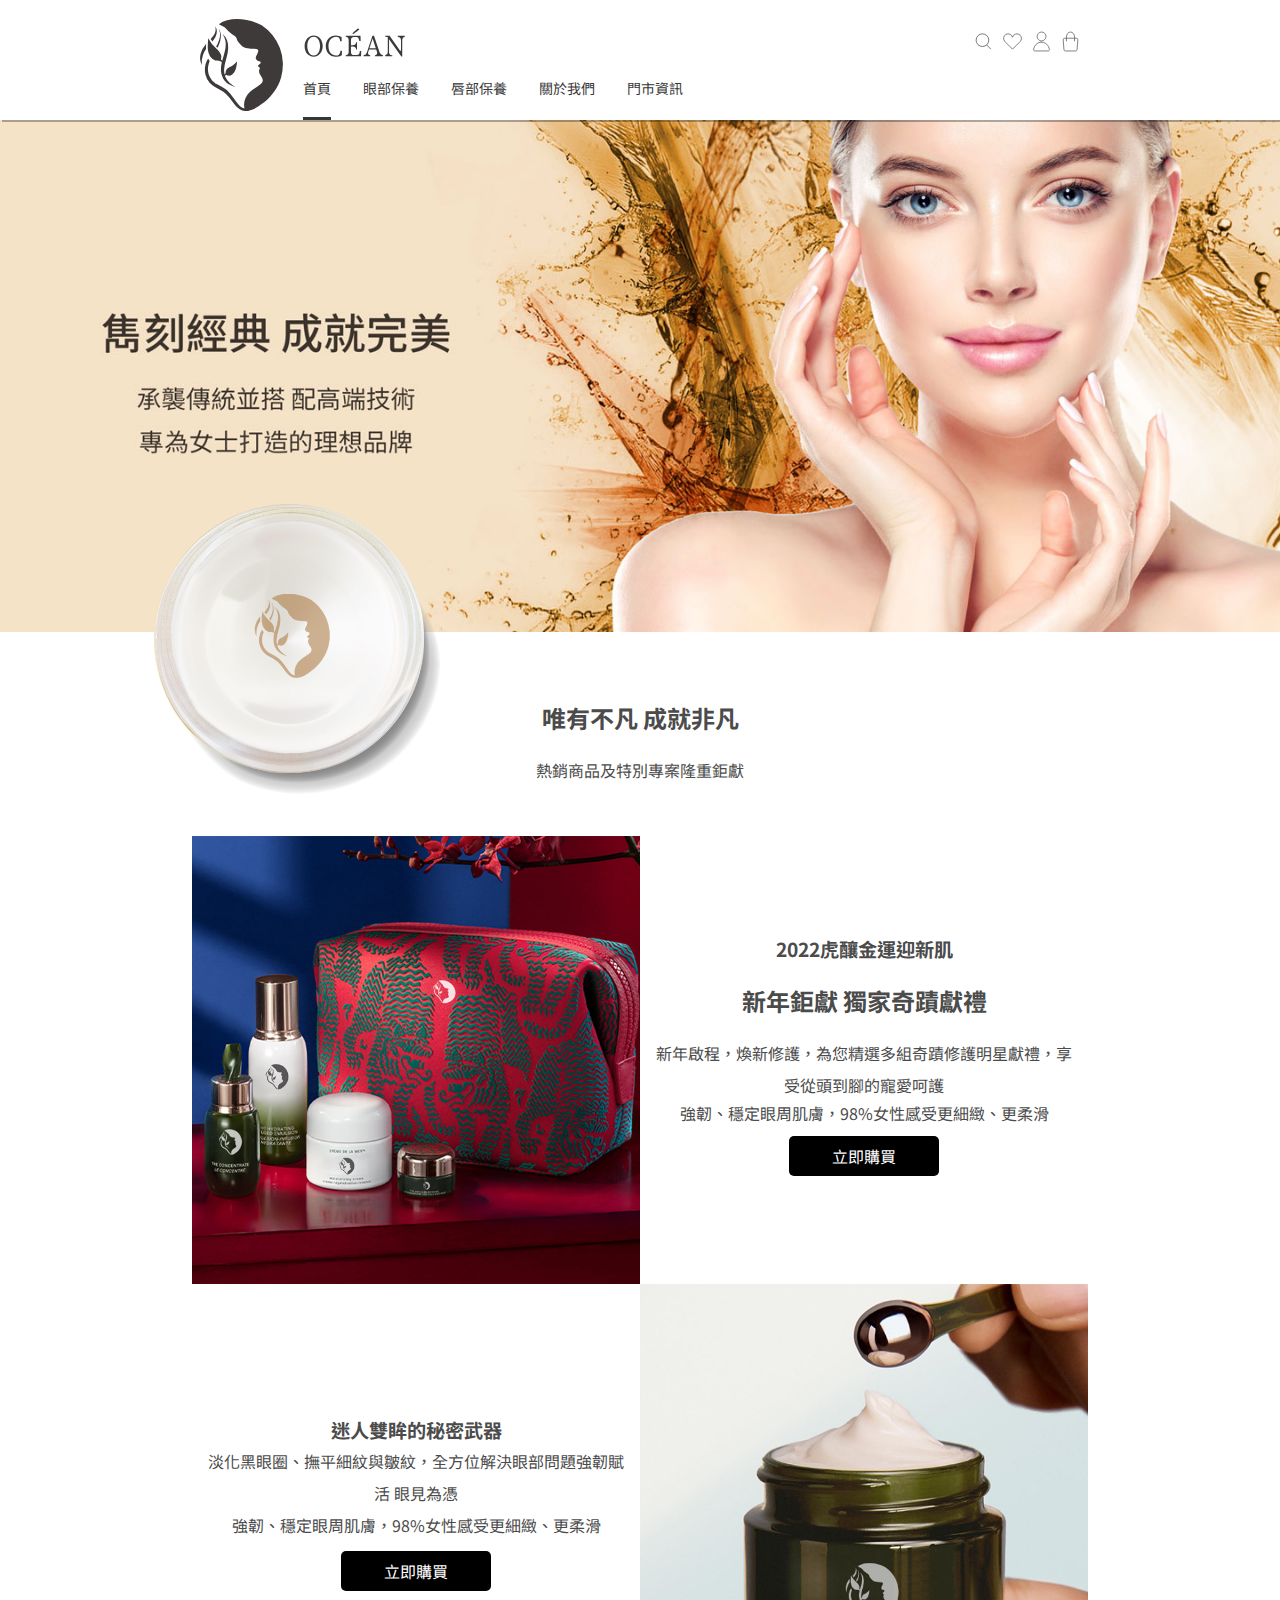
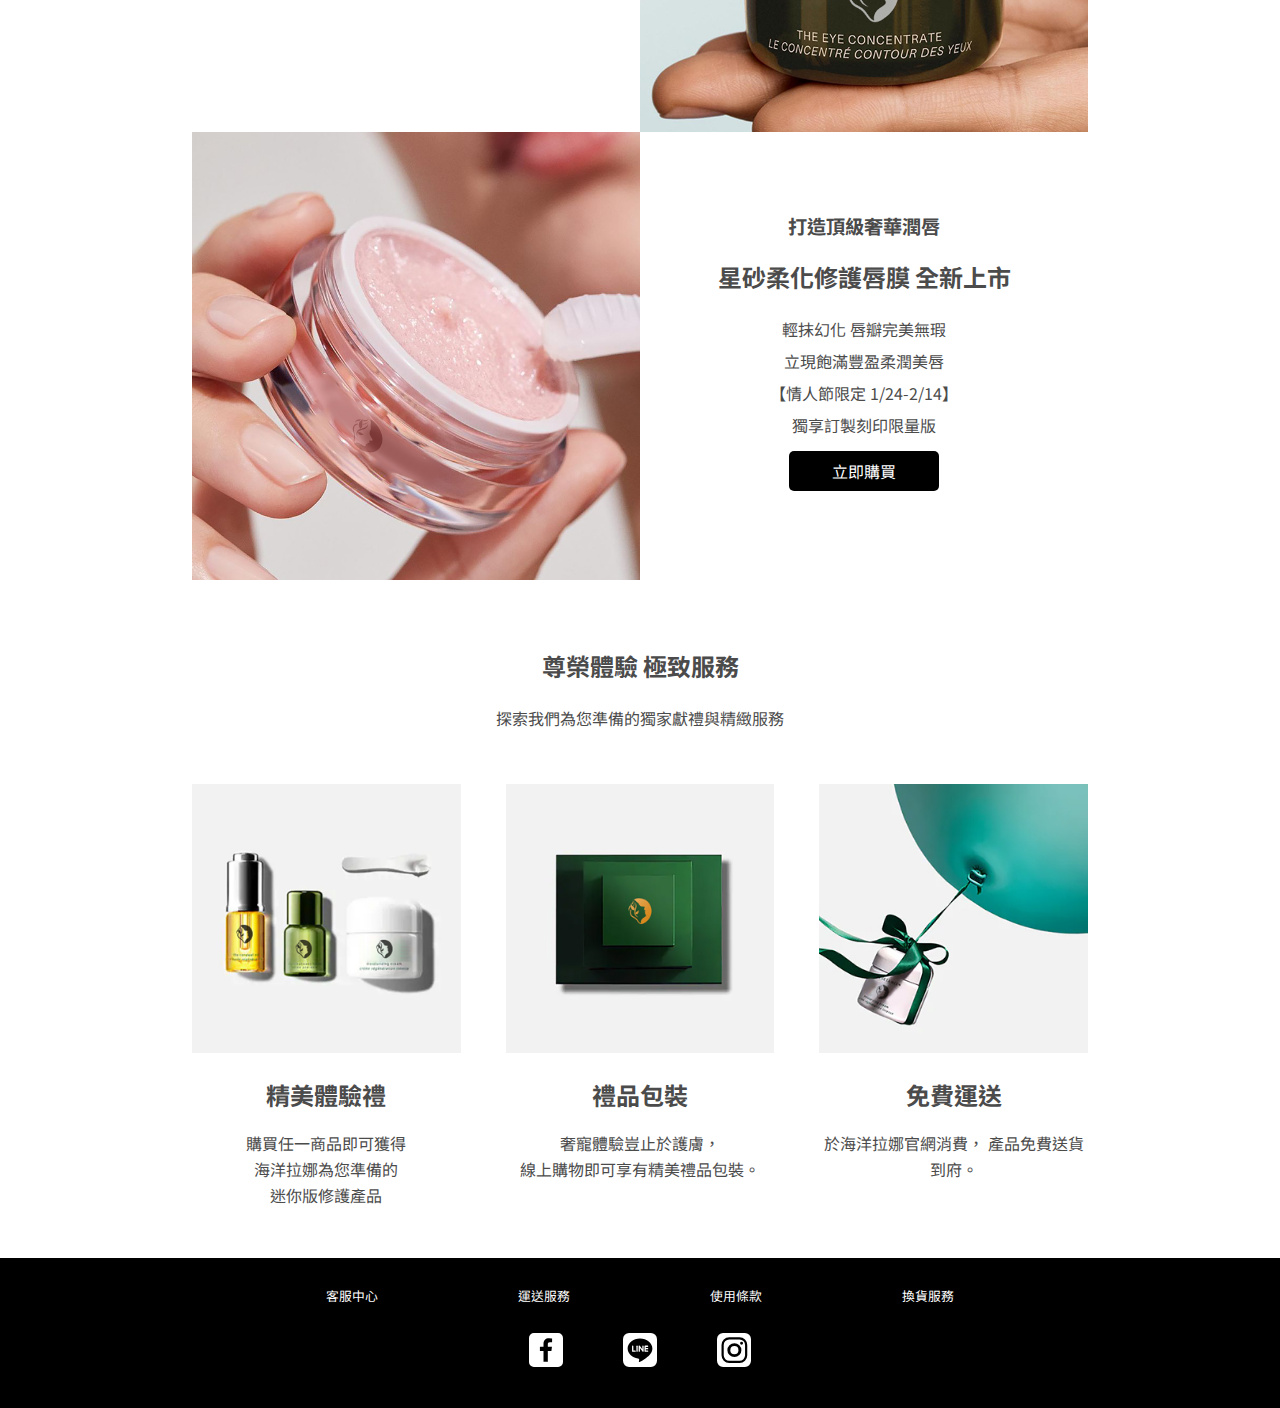
<file: index.html>
<!DOCTYPE html>
<html lang="en">
<head>
    <meta charset="UTF-8">
    <meta http-equiv="X-UA-Compatible" content="IE=edge">
    <meta name="viewport" content="width=device-width, initial-scale=1.0">
    <title>首頁</title>
    <link rel="stylesheet" href="./style/index.css">
    <link rel="preconnect" href="https://fonts.googleapis.com">
    <link rel="preconnect" href="https://fonts.gstatic.com" crossorigin>
    <link href="https://fonts.googleapis.com/css2?family=Noto+Sans+TC:wght@100;300&family=Roboto:wght@100&display=swap"
        rel="stylesheet">
    <link rel="stylesheet" href="./style/hamburger.css">
</head>
<body>
    <div class="preloader">
        <div class="status">
            <img src="./logogif.gif" />
        </div>
    </div>
    <div class="login-background js-show">
        <div class="login js-popup">
            <div class="loginbox">
                <a class="login_close" href="#"><img src="./style/img/close.png" alt="" srcset=""></a>
                <img class="login_logo" src="./img/logo/LOGO/logo+word-02-03.svg" alt="" srcset="">
                <h4>會員登入</h4>
                <ul class="login_ul">
                    <li>
                        <h5>帳號：</h5><input class="username" type="text" name="" size=" 15"
                            style=" border:1px; border-bottom-style: solid;border-top-style: none;border-left-style:none;border-right-style:none;">
                    </li>
                    <li>
                        <h5>密碼：</h5><input class="password" type="text" name="" size="15"
                            style=" border:1px; border-bottom-style: solid;border-top-style: none;border-left-style:none;border-right-style:none;">
                        <a class="login" href="#">
                            <h6>忘記密碼</h6>
                        </a>
                    </li>
                </ul>
                <a class="login" href="#">登入</a>
                <section class="sign">
                    <h4>建立會員帳號</h4>
                    <h5>建立帳號以管理訂單、個人資訊，收到最新活動消息通知，以及收藏清單。</h5>
                    <h6>　　</h6>
                    <a class="sign" href="#">註冊</a>
                </section>
            </div>
        </div>
    </div>
    <header>
        <div class="box">
            <div class="logo">
                <a href="index.html">
                    <img src="./img/logo/LOGO/logo+word-02-03.svg" alt="" srcset="">
                </a>
            </div>
            <div class="list">
                <section class="first">
                    <a class="logo_word" href="index.html">
                        <img src="./img/logo/LOGO/logo+word-02-02.svg" alt="" srcset="">
                    </a>
                    <!-- 手機模式 -->
                    <div class="moble_left">
                        <div class="btn_switch">
                            <button class="hamburger hamburger--squeeze" type="button">
                                <span class="hamburger-box">
                                    <span class="hamburger-inner"></span>
                                </span>
                            </button>
                        </div>
                        <a class="search" href="#"><img src="./style/img/icon/header/icon-04.svg" alt="" srcset="" style="height: 23px;"></a>
                    </div>
                    <div class="moble_logo">
                        <a class="moble_logo" href="index.html">
                            <img src="./img/logo/LOGO/logo+word-02-03.svg" alt="" srcset="">
                        </a>
                        <!-- <a class="moble_logo_word" href="index.html">
                            <img src="./img/logo/LOGO/logo+word-02-02.svg" alt="" srcset="">
                        </a> -->
                    </div>
                    <ul>
                        <!-- <li class="search"> -->
                        <!-- <div class="search-box">
                                <button class="btn-search">
                                    <div class="search"><img src="./style/img/icon/header/icon-04.svg" alt="" srcset="">
                                    </div>
                                </button>
                                <input type="text" class="input-search" placeholder="濃萃修復眼霜">
                            </div> -->

                        <li><a class="search" href="#"><img src="./style/img/icon/header/icon-04.svg" alt=""
                                    srcset=""></a></li>
                        <li><a href="#"><img src="./img/icon/header/icon-01.svg" alt="" srcset=""></a></li>
                        <li><a class="login js-login" href="#"><img src="./img/icon/header/icon-02.svg" alt=""
                                    srcset=""></a>
                        </li>
                        <li><a href="#"><img src="./img/icon/header/icon-03.svg"  alt="" srcset=""></a></li>
                    </ul>
                </section>
                <section class="second menu main_nav">
                    <ul class="nav_list">
                        <li><a class="index underLine" href="index.html"
                                style="border-bottom: rgb(56, 55, 55) 3px solid;" color="black;">首頁</a></li>
                        <li><a class="eyes underLine" href="eyes.html">眼部保養</a></li>
                        <li><a class="lip underLine" href="lip.html">唇部保養</a></li>
                        <li><a class="about underLine" href="about.html">關於我們</a></li>
                        <li><a class="map underLine" href="map.html">門市資訊</a></li>
                    </ul>
                </section>
            </div>
        </div>
    </header>
    <header class="bgc"></header>
    <main>
        <section class="slider">
            <ul>
                <li class="second">
                    <!-- <img src="./img/banner/Image-C1.jpg" alt="" srcset=""> -->
                    <div class="product_box">
                        <img class="item" src="./style/img/banner/001.png" alt="" srcset="">
                        <div class="product_shadow">
                            <img class="item shadow" src="./style/img/banner/002.png" alt="" srcset="">
                            <div class="item_rotate">
                                <img class="item rotate shadow" src="./style/img/banner/003.png" alt="" srcset="">
                            </div>
                        </div>
                    </div>
                    <!-- <img class="item" src="./style/img/banner/001.png" alt="" srcset="">                      
                    <img class="item shadow" src="./style/img/banner/002.png" alt="" srcset="">
                    <img class="item rotate shadow" src="./style/img/banner/003.png" alt="" srcset=""> -->
                </li>
            </ul>
        </section>
        <section class="main">
            <div class="box">
                <h3>唯有不凡 成就非凡</h3>
                <p>熱銷商品及特別專案隆重鉅獻</p>
            </div>
            <ul>
                <li class="img"><img src="./img/banner/5.jpg" alt=""></li>
                <li class="textarea">
                    <div class="textbox">
                        <h4>2022虎釀金運迎新肌</h4>
                        <h3>新年鉅獻 獨家奇蹟獻禮</h3>
                        <p>新年啟程，煥新修護，為您精選多組奇蹟修護明星獻禮，享受從頭到腳的寵愛呵護</p>
                        強韌、穩定眼周肌膚，98%女性感受更細緻、更柔滑
                        </p>
                        <a href="#">立即購買</a>
                    </div>
                </li>
            </ul>
            <ul>
                <li class="textarea">
                    <div class="textbox">
                        <h4>迷人雙眸的秘密武器</h4>
                        <p>淡化黑眼圈、撫平細紋與皺紋，全方位解決眼部問題強韌賦活 眼見為憑<br>強韌、穩定眼周肌膚，98%女性感受更細緻、更柔滑
                        </p>
                        <a href="#">立即購買</a>
                    </div>
                </li>
                <li class="img"><img src="./style/img/banner/1.jpg" alt=""></li>
            </ul>
            <ul>
                <li class="img"><img src="./style/img/banner/2.jpg" alt=""></li>
                <li class="textarea">
                    <div class="textbox">
                        <h4>打造頂級奢華潤唇</h4>
                        <h3>星砂柔化修護唇膜 全新上市</h3>
                        <p>輕抹幻化 唇瓣完美無瑕<br>
                            立現飽滿豐盈柔潤美唇<br>
                            【情人節限定 1/24-2/14】<br>
                            獨享訂製刻印限量版</p>
                        <a href="#">立即購買</a>
                    </div>
                </li>
            </ul>
        </section>
        <section class="bonus">
            <div class="box">
                <h3>尊榮體驗 極致服務</h3>
                <p>探索我們為您準備的獨家獻禮與精緻服務</p>
            </div>
            <ul>
                <li><img src="./style/img/banner/about/1.jpg" alt="" srcset="">
                    <h3>精美體驗禮</h3>
                    <h5>購買任一商品即可獲得<br>
                        海洋拉娜為您準備的<br>
                        迷你版修護產品
                    </h5>
                </li>
                <li><img src="./style/img/banner/about/2.jpg" alt="" srcset="">
                    <h3>禮品包裝</h3>
                    <h5>奢寵體驗豈止於護膚，<br>
                        線上購物即可享有精美禮品包裝。
                    </h5>
                </li>
                <li><img src="./style/img/banner/about/3.jpg" imglink="" alt="" srcset="">
                    <h3>免費運送</h3>
                    <h5>於海洋拉娜官網消費，
                        產品免費送貨到府。
                    </h5>
                </li>
            </ul>
        </section>
    </main>
    <footer>
        <ul class="footer_list">
            <li><a href="#">客服中心</a></li>
            <li><a href="#">運送服務</a></li>
            <li><a href="#">使用條款</a></li>
            <li><a href="#">換貨服務</a></li>
        </ul>
        <ul class="footer_icon">
            <li><a href="#"><img src="./style/img/icon/footer/iconx3-01.svg" alt="" srcset=""></a></li>
            <li><a href="#"><img src="./style/img/icon/footer/iconx3-02.svg" alt="" srcset=""></a></li>
            <li><a href="#"><img src="./style/img/icon/footer/iconx3-03.svg"  alt="" srcset=""></a></li>
        </ul>
    </footer>
    <script src="https://ajax.googleapis.com/ajax/libs/jquery/3.6.0/jquery.min.js"></script>  
    <script src="./style/loader.js"></script>  
    <script>
     
        // let preloader = document.getElementsByClassName("preloader")[0];
        // let status = document.getElementsByClassName("status")[0];
        // preloader.addEventListener("load",function(){
        //     allert("preloader")            
        // });       
        // status.addEventListener("load",function(){
        //     allert("status")
    // });
        // $(window).load(function() { // 確認整個頁面讀取完畢再將這三個div隱藏起來
        //     $(".status").delay( 2000 ).fadeOut( 2000 ); //delay --> 延遲幾秒才fadeOut
        //     $(".preloader").delay( 2000 ).fadeOut( 2000 );
        // })
        
        // -------大麥克(漢堡)-------
        document.addEventListener("DOMContentLoaded", function () {
            let header_bgc =document.getElementsByClassName("bgc")[0];
            let btn_hamburger = document.getElementsByClassName("hamburger")[0];
            btn_hamburger.addEventListener("click", function () {
                this.classList.toggle("is-active");
                header_bgc.classList.toggle("-on");
                let a_line = document.querySelector(".index").style.cssText = "border-bottom:none";
            });
        });
        let btn_switch = document.getElementsByClassName("btn_switch")[0];
        btn_switch.addEventListener("click", function () {
            let nav_el = document.getElementsByClassName("main_nav")[0];
            // 若有需要，可印出以下，觀察印出的結果
            // console.log(nav_el.scrollHeight); // 在 nav 區塊裡面，可捲動範圍的高度
            // console.log(nav_el.style.maxHeight); // 在 nav 標籤上的 max-height 屬性，印出屬性值
            if (nav_el.style.maxHeight == "") {
                nav_el.style.maxHeight = nav_el.scrollHeight + "px"; // 設定 CSS：max-height
            } else {
                nav_el.style.maxHeight = ""; // 移除 CSS： max-height
            }
        });      
       // document.addEventListener("DOMContentLoaded", function () {
        //     let btn_hamburger = document.getElementsByClassName("hamburger")[0];
        //     btn_hamburger.addEventListener("click", function () {
        //         this.classList.toggle("is-active");
        //     });          
        // });     

        // let icons = document.querySelectorAll('.icon');
        // icons.forEach(icon => {
        //     icon.addEventListener('click', (event) => {
        //         icon.classList.toggle("open");
        //     });
        // });
        // -------登入頁-------
        // --登入頁介面+背景display:block--
        let login_popup = document.getElementsByClassName("js-popup")[0];
        let login_show = document.getElementsByClassName("js-show")[0];
        let login_btns = document.getElementsByClassName("js-login");
        login_btns[0].addEventListener("click", function () {
            login_popup.classList.toggle("-on");
            login_show.classList.toggle("-on");
        });
        // --宣告close_popup為登入頁介面+取消Class"預設display:none"--
        function close_popup() {
            login_popup.classList.remove("-on");
            login_show.classList.remove("-on");
        }
        // --調用前項宣告在個別須取消區域加上close_popup，並在輸入介面之顯示區域加入e.stopPropagation，用以避免點擊後產生的消失(泡泡事件)--
        let login_show_close = document.getElementsByClassName("login_close")[0];
        let login_show_none = document.getElementsByClassName("login-background")[0];
        let login_popup_still = document.getElementsByClassName("js-popup");
        login_show_close.addEventListener("click", close_popup);
        login_show_none.addEventListener("click", close_popup);
        login_popup_still[0].addEventListener("click", function (e) {
            e.stopPropagation();
        });
              
        const sliderImages = document.querySelectorAll('.slide-in');
        function debounce(func, wait = 20, immediate = true) {
            var timeout;
            return function () {
                var context = this, args = arguments;
                var later = function () {
                    timeout = null;
                    if (!immediate) func.apply(context, args);
                };
                var callNow = immediate && !timeout;
                clearTimeout(timeout);
                timeout = setTimeout(later, wait);
                if (callNow) func.apply(context, args);
            };
        }
    </script>
</body>

</html>
</file>
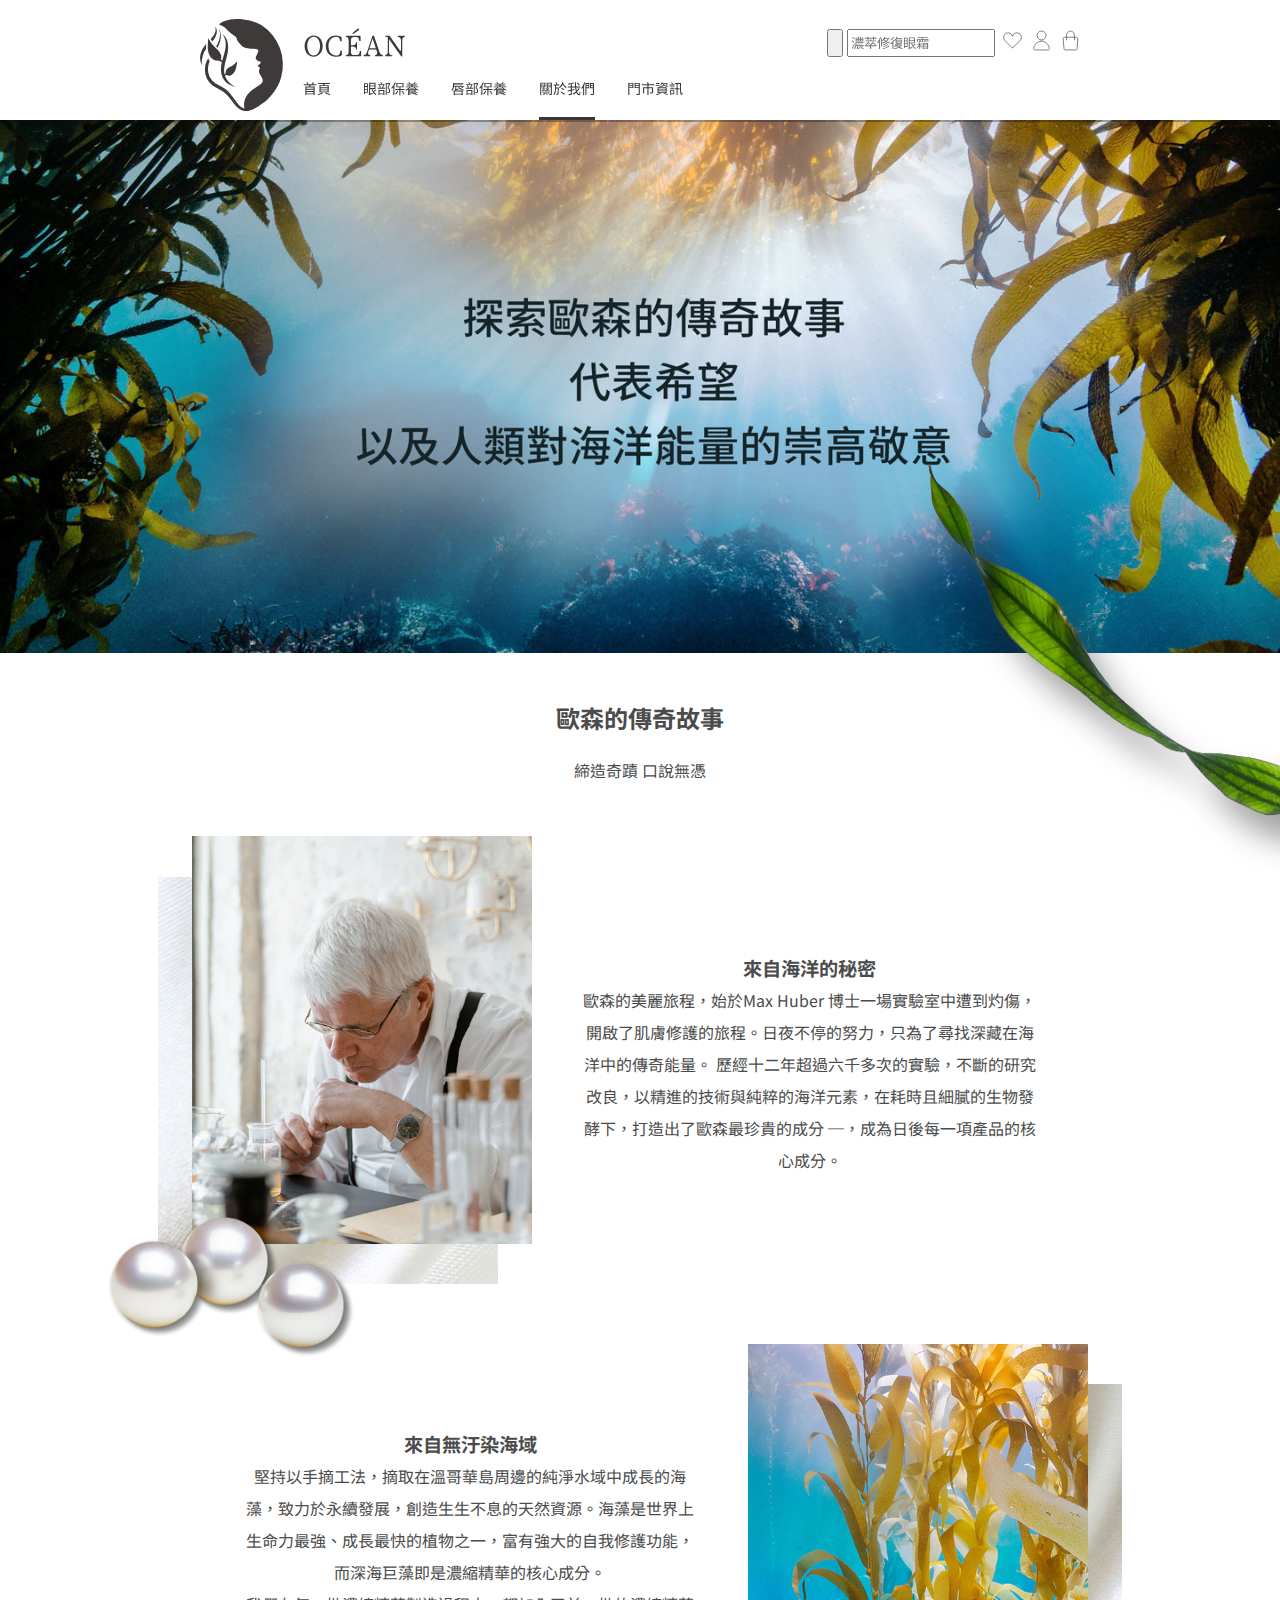
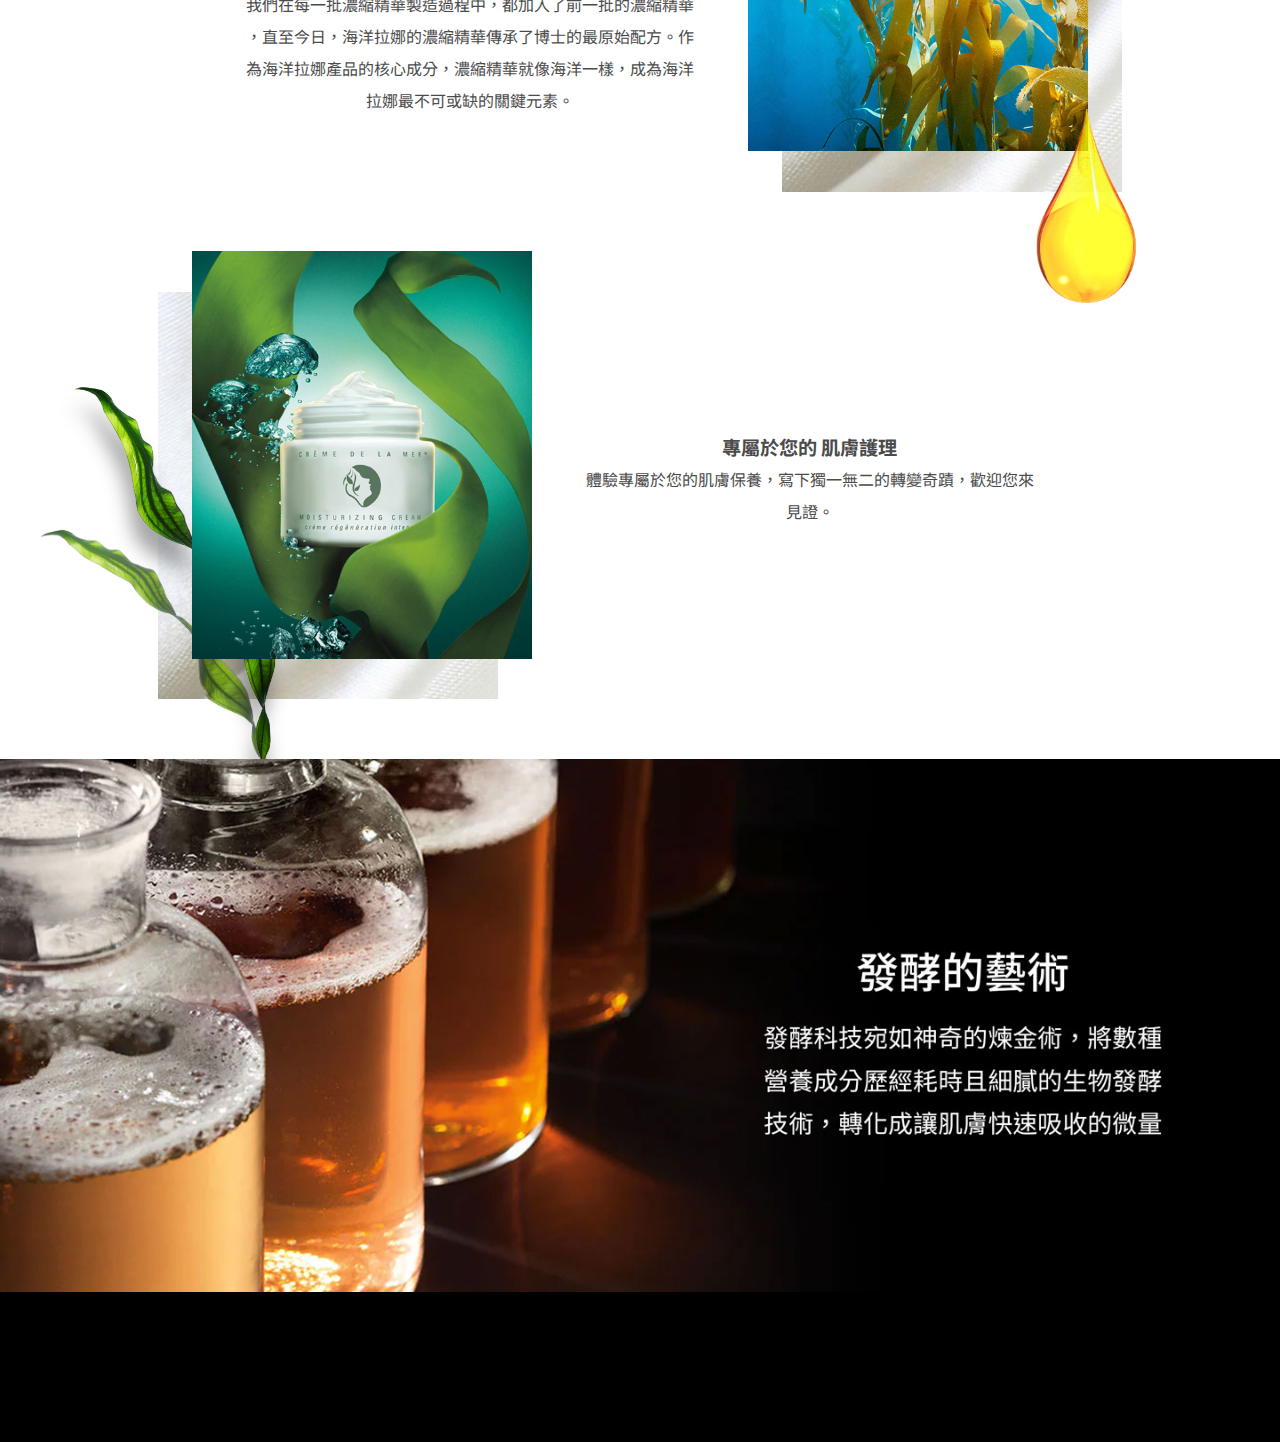
<file: aboutddd.html>
<!DOCTYPE html>
<html lang="en">

<head>
    <meta charset="UTF-8">
    <meta http-equiv="X-UA-Compatible" content="IE=edge">
    <meta name="viewport" content="width=device-width, initial-scale=1.0">
    <title>關於我們</title>
    <link rel="stylesheet" href="./style/about.css">
    <link rel="preconnect" href="https://fonts.googleapis.com">
    <link rel="preconnect" href="https://fonts.gstatic.com" crossorigin>
    <link href="https://fonts.googleapis.com/css2?family=Noto+Sans+TC:wght@100;300&family=Roboto:wght@100&display=swap" rel="stylesheet">
</head>

<body>
    <header>
        <div class="box">
            <div class="logo">
                <a href="index.html">
                    <img src="./img/logo/LOGO/logo+word-02-03.svg" alt="" srcset="">
                </a>
            </div>

            <div class="list">
                <section class="first">
                    <a href="index.html">
                        <img src="./img/logo/LOGO/logo+word-02-02.svg" alt="" srcset="">
                    </a>
                    <ul>
                        <li class="search">
                            <div class="search-box">
                                <button class="btn-search">
                                    <div class="search"><img src="./style/img/icon/header/icon-04.svg" alt="" srcset="">
                                    </div>
                                </button>
                                <input type="text" class="input-search" placeholder="濃萃修復眼霜">
                            </div>
                        </li>
                        <li><a href=""><img src="./img/icon/header/icon-01.svg" alt="" srcset=""></a></li>
                        <li><a href="#"><img src="./img/icon/header/icon-02.svg" alt="" srcset=""></a></li>
                        <li><a href="#"><img src="./img/icon/header/icon-03.svg" alt="" srcset=""></a></li>
                    </ul>
                </section>
                <section class="second">
                    <ul>
                        <li><a class="index" href="index.html" >首頁</a></li>
                        <li><a class="eyes" href="eyes.html">眼部保養</a></li>
                        <li><a class="lip" href="lip.html">唇部保養</a></li>
                        <li><a class="about" href="about.html" style= "border-bottom: rgb(56, 55, 55) 3px solid;" color="black;">關於我們</a></li>
                        <li><a class="map" href="map.html">門市資訊</a></li>                        
                    </ul>
                </section>
            </div>
        </div>
    </header>
    <main>
        <section class="slider">
            <ul>
                <li class="second">
                    <img src="./style/img/story/973675-nature-animals-sea-seaweed-underwater-seals-sun.jpg" alt=""
                        srcset="">
                    <img class="item" src="./style/img/story/Seaweed1.png" alt="" srcset="">
                </li>
            </ul>
        </section>
        <section class="main">
            <div class="box">
                <h3>歐森的傳奇故事</h3>
                <p>締造奇蹟 口說無憑</p>
            </div>
            <ul>
                <li class="img"><img src="./style/img/story/1-500x600jpg.jpg" alt="">
                    <img class="first item" src="./style/img/story/southsea-1.png" alt="" srcset="">
                    <div class="odd mask"></div>
                </li>

                <li class="textarea">
                    <h4>來自海洋的秘密</h4>
                    <p>歐森的美麗旅程，始於Max Huber 博士一場實驗室中遭到灼傷，開啟了肌膚修護的旅程。日夜不停的努力，只為了尋找深藏在海洋中的傳奇能量。
                        歷經十二年超過六千多次的實驗，不斷的研究改良，以精進的技術與純粹的海洋元素，在耗時且細膩的生物發酵下，打造出了歐森最珍貴的成分 ─，成為日後每一項產品的核心成分。
                    </p>
                </li>
            </ul>
            <ul>
                <li class="textarea">
                    <h4>來自無汙染海域</h4>
                    <p>
                        堅持以手摘工法，摘取在溫哥華島周邊的純淨水域中成長的海藻，致力於永續發展，創造生生不息的天然資源。海藻是世界上生命力最強、成長最快的植物之一，富有強大的自我修護功能，而深海巨藻即是濃縮精華的核心成分。
                        <br>
                        我們在每一批濃縮精華製造過程中，都加入了前一批的濃縮精華
                        ，直至今日，海洋拉娜的濃縮精華傳承了博士的最原始配方。作為海洋拉娜產品的核心成分，濃縮精華就像海洋一樣，成為海洋拉娜最不可或缺的關鍵元素。
                    </p>

                </li>
                <li class="img"><img src="./style/img/story/2-500x600.jpg" alt="">
                    <img class="second item" src="./style/img/story/water.png" alt="" srcset="">
                    <div class="even mask"></div>
                </li>
            </ul>
            <ul>
                <li class="img"><img src="./style/img/story/3-500x600.jpg" alt=""> <img class="third item" src="./style/img/story/Seaweed2.png" alt="" srcset="">
                    <img class="fourth item" src="./style/img/story/Seaweed3.png" alt="" srcset="">
                    <div class="odd mask"></div>
                </li>
                <li class="textarea">
                    <h4>專屬於您的 肌膚護理</h4>
                    <p>體驗專屬於您的肌膚保養，寫下獨一無二的轉變奇蹟，歡迎您來見證。
                    </p>
                </li>
            </ul>
        </section>
        <section class="slider2">
            <ul>
                <li class="second">
                    <img src="./style/img/story/bnb.jpg" alt="" srcset="">
                    <!-- <img class="item" src="./style/img/banner/00.png" alt="" srcset=""> -->
                </li>
            </ul>
        </section>
    </main>
    <footer>
        <!-- <div class="masked" ></div> -->
        </section>
        </main>
        <footer>
            <ul class="nav">
                <li></li>
            </ul>
            <ul class="icon">
                <li><a href="#"><img src="./img/icon/footer/iconx3-01.svg" alt="" srcset=""></a></li>
                <li><a href="#"><img src="./img/icon/footer/iconx3-02.svg" alt="" srcset=""></a></li>
                <li><a href="#"><img src="./img/icon/footer/iconx3-03.svg" alt="" srcset=""></a></li>
            </ul>

        </footer>

</body>

</html>
</file>
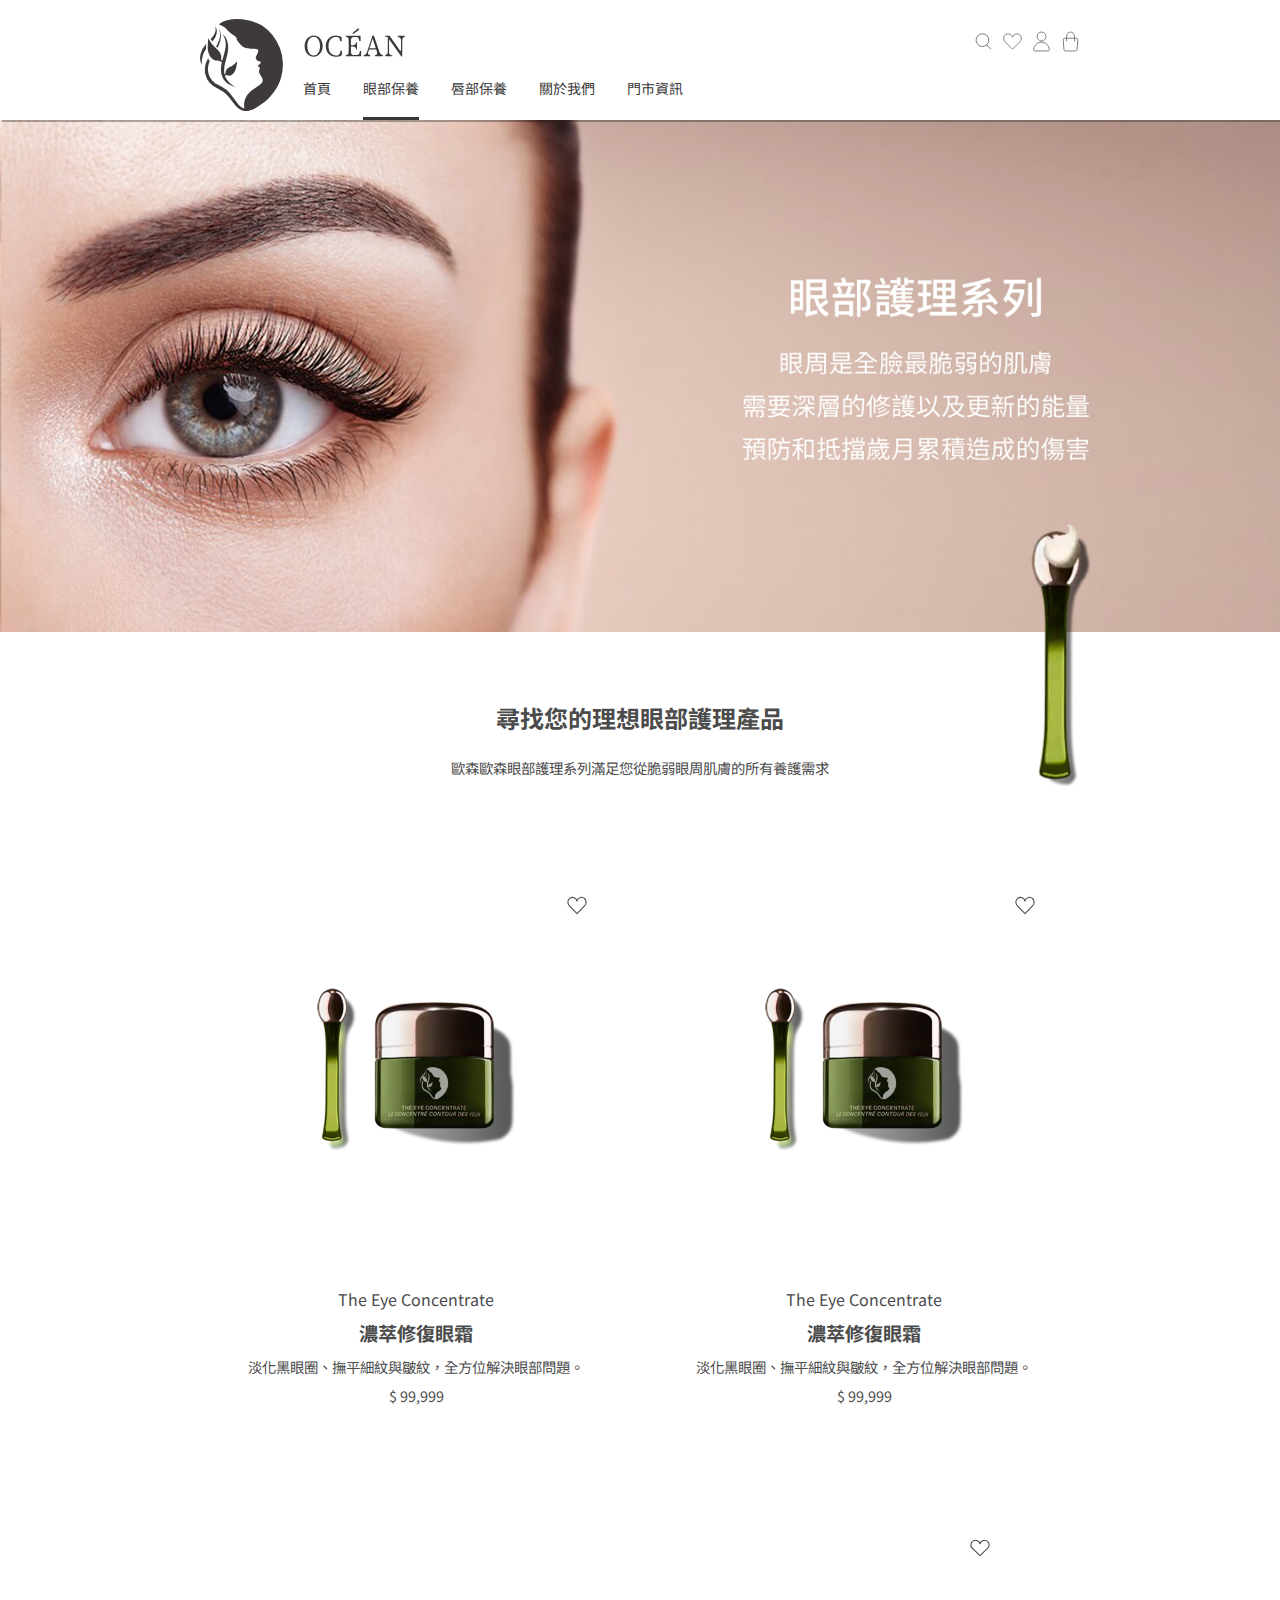
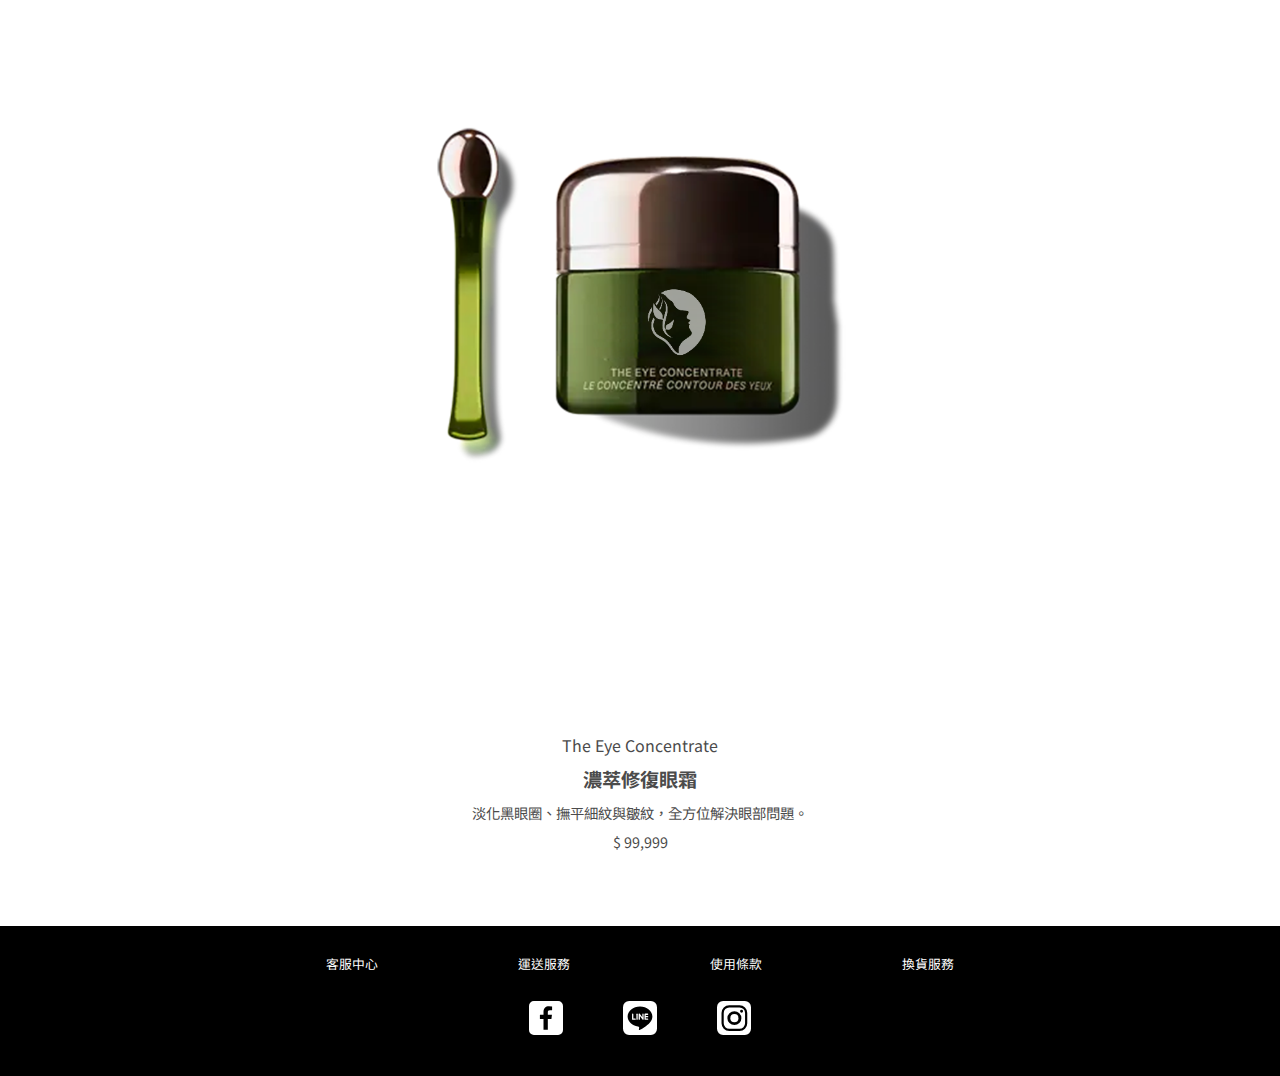
<file: eyes.html>
<!DOCTYPE html>
<html lang="en">

<head>
    <meta charset="UTF-8">
    <meta http-equiv="X-UA-Compatible" content="IE=edge">
    <meta name="viewport" content="width=device-width, initial-scale=1.0">
    <title>眼部保養</title>
    <link rel="stylesheet" href="./style/product.css">
    <link rel="preconnect" href="https://fonts.googleapis.com">
    <link rel="preconnect" href="https://fonts.gstatic.com" crossorigin>
    <link href="https://fonts.googleapis.com/css2?family=Noto+Sans+TC:wght@100;300&family=Roboto:wght@100&display=swap"
        rel="stylesheet">
    <link rel="stylesheet" href="./style/hamburger.css">
</head>

<body>
    <div class="preloader">
        <div class="status">
            <img src="./logogif.gif" />
        </div>
    </div>
    <div class="login-background js-show">
        <div class="login js-popup">
            <div class="loginbox">
                <a class="login_close" href="#"><img src="./style/img/close.png" alt="" srcset=""></a>
                <img class="login_logo" src="./img/logo/LOGO/logo+word-02-03.svg" alt="" srcset="">
                <h4>會員登入</h4>
                <ul class="login_ul">
                    <li>
                        <h5>帳號：</h5><input class="username" type="text" name="" size=" 15"
                            style=" border:1px; border-bottom-style: solid;border-top-style: none;border-left-style:none;border-right-style:none;">
                    </li>
                    <li>
                        <h5>密碼：</h5><input class="password" type="text" name="" size="15"
                            style=" border:1px; border-bottom-style: solid;border-top-style: none;border-left-style:none;border-right-style:none;">
                        <a class="login" href="#">
                            <h6>忘記密碼</h6>
                        </a>
                    </li>
                </ul>
                <a class="login" href="#">登入</a>
                <section class="sign">
                    <h4>建立會員帳號</h4>
                    <h5>建立帳號以管理訂單、個人資訊，收到最新活動消息通知，以及收藏清單。</h5>
                    <h6>　　</h6>
                    <a class="sign" href="#">註冊</a>
                </section>
            </div>
        </div>
    </div>
    <header>
        <div class="box">
            <div class="logo">
                <a href="index.html">
                    <img src="./img/logo/LOGO/logo+word-02-03.svg" alt="" srcset="">
                </a>
            </div>
            <div class="list">
                <section class="first">
                    <a class="logo_word" href="index.html">
                        <img src="./img/logo/LOGO/logo+word-02-02.svg" alt="" srcset="">
                    </a>
                    <!-- 手機模式 -->
                    <div class="moble_left">
                        <div class="btn_switch">
                            <button class="hamburger hamburger--squeeze" type="button">
                                <span class="hamburger-box">
                                    <span class="hamburger-inner"></span>
                                </span>
                            </button>
                        </div>
                        <a class="search" href="#"><img src="./style/img/icon/header/icon-04.svg" alt="" srcset=""
                                style="height: 23px;"></a>
                    </div>
                    <div class="moble_logo">
                        <a class="moble_logo" href="index.html">
                            <img src="./img/logo/LOGO/logo+word-02-03.svg" alt="" srcset="">
                        </a>
                        <!-- <a class="moble_logo_word" href="index.html">
                                <img src="./img/logo/LOGO/logo+word-02-02.svg" alt="" srcset="">
                            </a> -->
                    </div>
                    <ul>
                        <!-- <li class="search"> -->
                        <!-- <div class="search-box">
                                    <button class="btn-search">
                                        <div class="search"><img src="./style/img/icon/header/icon-04.svg" alt="" srcset="">
                                        </div>
                                    </button>
                                    <input type="text" class="input-search" placeholder="濃萃修復眼霜">
                                </div> -->

                        <li><a class="search" href="#"><img src="./style/img/icon/header/icon-04.svg" alt=""
                                    srcset=""></a></li>
                        <li><a href="#"><img src="./img/icon/header/icon-01.svg" alt="" srcset=""></a></li>
                        <li><a class="login js-login" href="#"><img src="./img/icon/header/icon-02.svg" alt=""
                                    srcset=""></a>
                        </li>
                        <li><a href="#"><img src="./img/icon/header/icon-03.svg" alt="" srcset=""></a></li>
                    </ul>
                </section>
                <section class="second menu main_nav">
                    <ul class="nav_list">
                        <li><a class="index" href="index.html">首頁</a></li>
                        <li><a class="eyes" href="eyes.html" style="border-bottom: rgb(56, 55, 55) 3px solid;"
                                color="black;">眼部保養</a></li>
                        <li><a class="lip" href="lip.html">唇部保養</a></li>
                        <li><a class="about" href="about.html">關於我們</a></li>
                        <li><a class="map" href="map.html">門市資訊</a></li>
                    </ul>
                </section>
            </div>
        </div>
    </header>
    <header class="bgc"></header>
    <main>
        <section class="slider">
            <ul>
                <li class="eyes">
                    <!-- <img src="./style/img/product/LM/01/bn1.jpg" alt="" srcset=""> -->
                    <img class="item" src="./style/img/product/LM/01/s2_item.png" alt="" srcset="">
                </li>
            </ul>
        </section>
        <section class="main">
            <div class="box">
                <h3>尋找您的理想眼部護理產品</h3>
                <p>歐森歐森眼部護理系列滿足您從脆弱眼周肌膚的所有養護需求</p>
            </div>
            <ul class="product">
                <li><a href="eyes_cart.html">
                        <div class="product_photo">
                            <img class="product" src="./style/img/product/LM/01/01.png" alt="">
                            <img class="favorite" src="./style/img/icon/favorite/hallowheart-01.svg" alt="" srcset="">

                        </div>
                        <h5>The Eye Concentrate</h5>
                        <h4>濃萃修復眼霜</h4>
                        <p>淡化黑眼圈、撫平細紋與皺紋，全方位解決眼部問題。
                            <br> $ 99,999
                        </p>
                    </a>
                </li>
                <li><a href="eyes_cart.html">
                        <div class="product_photo">
                            <img class="product" src="./style/img/product/LM/01/01.png" alt="">
                            <img class="favorite" src="./style/img/icon/favorite/hallowheart-01.svg" alt="" srcset="">

                        </div>
                        <h5>The Eye Concentrate</h5>
                        <h4>濃萃修復眼霜</h4>
                        <p>淡化黑眼圈、撫平細紋與皺紋，全方位解決眼部問題。
                            <br> $ 99,999
                        </p>
                    </a>
                </li>
                <li><a href="eyes_cart.html">
                        <div class="product_photo">
                            <img class="product" src="./style/img/product/LM/01/01.png" alt="">
                            <img class="favorite" src="./style/img/icon/favorite/hallowheart-01.svg" alt="" srcset="">

                        </div>
                        <h5>The Eye Concentrate</h5>
                        <h4>濃萃修復眼霜</h4>
                        <p>淡化黑眼圈、撫平細紋與皺紋，全方位解決眼部問題。
                            <br> $ 99,999
                        </p>
                    </a>
                </li>

            </ul>
        </section>
    </main>
    <footer>
        <ul class="footer_list">
            <li><a href="#">客服中心</a></li>
            <li><a href="#">運送服務</a></li>
            <li><a href="#">使用條款</a></li>
            <li><a href="#">換貨服務</a></li>
        </ul>
        <ul class="footer_icon">
            <li><a href="#"><img src="./style/img/icon/footer/iconx3-01.svg" alt="" srcset=""></a></li>
            <li><a href="#"><img src="./style/img/icon/footer/iconx3-02.svg" alt="" srcset=""></a></li>
            <li><a href="#"><img src="./style/img/icon/footer/iconx3-03.svg" alt="" srcset=""></a></li>
        </ul>
    </footer>
    <script src="https://ajax.googleapis.com/ajax/libs/jquery/3.6.0/jquery.min.js"></script>
    <script src="./style/loader.js"></script>
    <script>
        // -------大麥克(漢堡)-------
        document.addEventListener("DOMContentLoaded", function () {
            let header_bgc = document.getElementsByClassName("bgc")[0];
            let btn_hamburger = document.getElementsByClassName("hamburger")[0];
            btn_hamburger.addEventListener("click", function () {
                this.classList.toggle("is-active");
                header_bgc.classList.toggle("-on");
                let a_line = document.querySelector(".eyes").style.cssText = "border-bottom:none";
            });
        });
        let btn_switch = document.getElementsByClassName("btn_switch")[0];
        btn_switch.addEventListener("click", function () {
            let nav_el = document.getElementsByClassName("main_nav")[0];
            // 若有需要，可印出以下，觀察印出的結果
            // console.log(nav_el.scrollHeight); // 在 nav 區塊裡面，可捲動範圍的高度
            // console.log(nav_el.style.maxHeight); // 在 nav 標籤上的 max-height 屬性，印出屬性值
            if (nav_el.style.maxHeight == "") {
                nav_el.style.maxHeight = nav_el.scrollHeight + "px"; // 設定 CSS：max-height
            } else {
                nav_el.style.maxHeight = ""; // 移除 CSS： max-height
            }
        });

        // document.addEventListener("DOMContentLoaded", function () {
        //     let btn_hamburger = document.getElementsByClassName("hamburger")[0];
        //     btn_hamburger.addEventListener("click", function () {
        //         this.classList.toggle("is-active");
        //     });          
        // });     


        // let icons = document.querySelectorAll('.icon');
        // icons.forEach(icon => {
        //     icon.addEventListener('click', (event) => {
        //         icon.classList.toggle("open");
        //     });
        // });
        // -------登入頁-------
        // --登入頁介面+背景display:block--
        let login_popup = document.getElementsByClassName("js-popup")[0];
        let login_show = document.getElementsByClassName("js-show")[0];
        let login_btns = document.getElementsByClassName("js-login");
        login_btns[0].addEventListener("click", function () {
            login_popup.classList.toggle("-on");
            login_show.classList.toggle("-on");
        });
        // --宣告close_popup為登入頁介面+取消Class"預設display:none"--
        function close_popup() {
            login_popup.classList.remove("-on");
            login_show.classList.remove("-on");
        }
        // --調用前項宣告在個別須取消區域加上close_popup，並在輸入介面之顯示區域加入e.stopPropagation，用以避免點擊後產生的消失(泡泡事件)--
        let login_show_close = document.getElementsByClassName("login_close")[0];
        let login_show_none = document.getElementsByClassName("login-background")[0];
        let login_popup_still = document.getElementsByClassName("js-popup");
        login_show_close.addEventListener("click", close_popup);
        login_show_none.addEventListener("click", close_popup);
        login_popup_still[0].addEventListener("click", function (e) {
            e.stopPropagation();
        });


    </script>
</body>

</html>
</file>
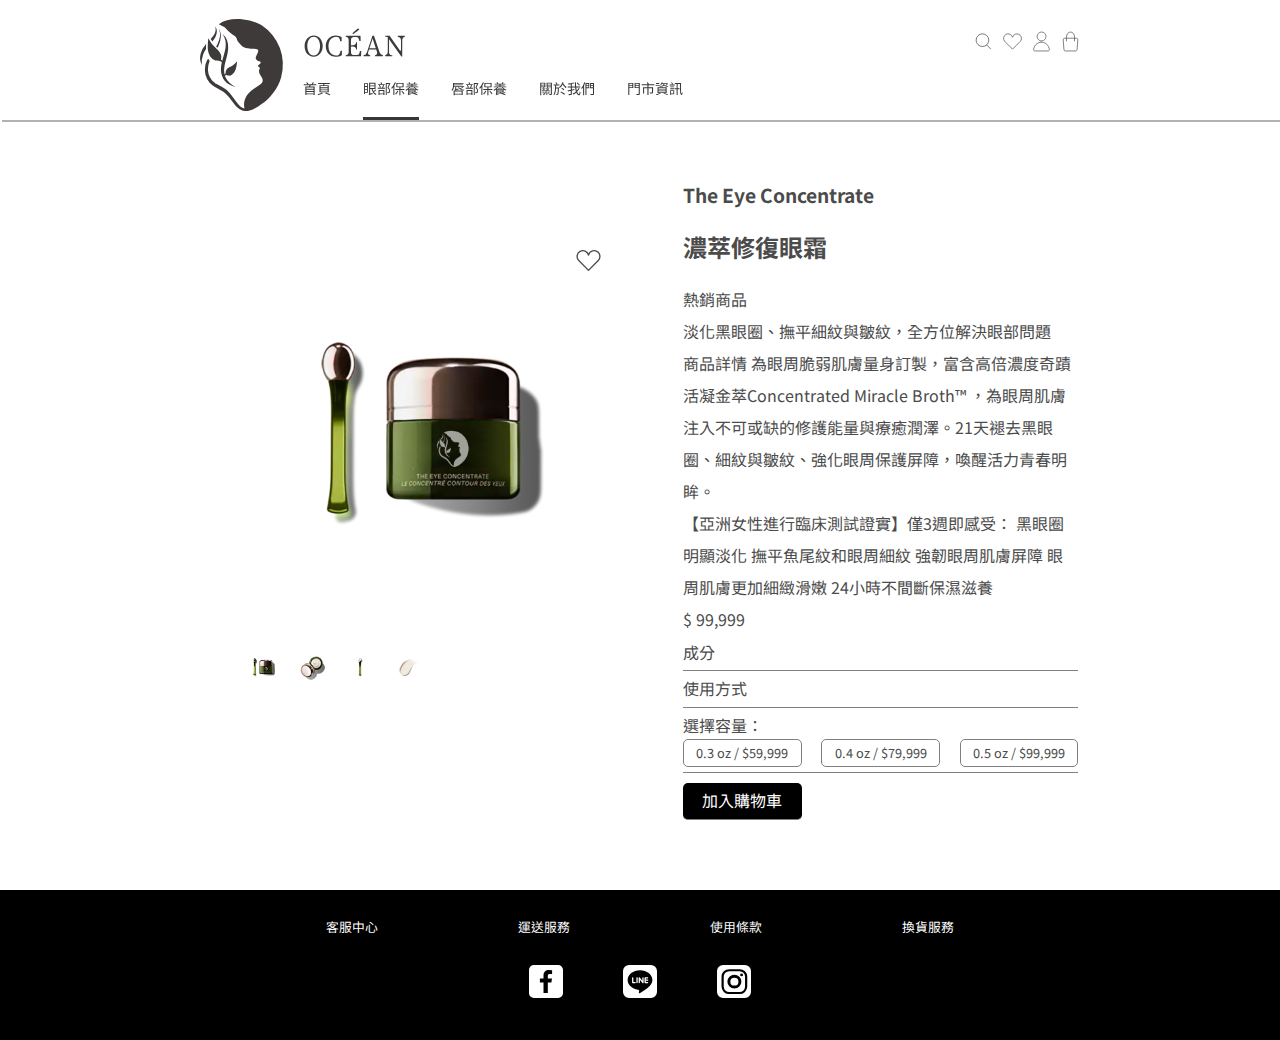
<file: eyes_cart.html>
<!DOCTYPE html>
<html lang="en">

<head>
    <meta charset="UTF-8">
    <meta http-equiv="X-UA-Compatible" content="IE=edge">
    <meta name="viewport" content="width=device-width, initial-scale=1.0">
    <title>濃萃修復眼霜</title>
    <link rel="stylesheet" href="./style/cart.css">
    <link rel="preconnect" href="https://fonts.googleapis.com">
    <link rel="preconnect" href="https://fonts.gstatic.com" crossorigin>
    <link href="https://fonts.googleapis.com/css2?family=Noto+Sans+TC:wght@100;300&family=Roboto:wght@100&display=swap" rel="stylesheet">
    <link rel="stylesheet" href="./style/hamburger.css">
</head>
<body>
    <div class="login-background js-show">
        <div class="login js-popup">
            <div class="loginbox">
                <a class="login_close" href="#"><img src="./style/img/close.png" alt="" srcset=""></a>
                <img class="login_logo" src="./img/logo/LOGO/logo+word-02-03.svg" alt="" srcset="">
                <h4>會員登入</h4>
                <ul class="login_ul">
                    <li>
                        <h5>帳號：</h5><input class="username" type="text" name="" size=" 15"
                            style=" border:1px; border-bottom-style: solid;border-top-style: none;border-left-style:none;border-right-style:none;">
                    </li>
                    <li>
                        <h5>密碼：</h5><input class="password" type="text" name="" size="15"
                            style=" border:1px; border-bottom-style: solid;border-top-style: none;border-left-style:none;border-right-style:none;">
                        <a class="login" href="#">
                            <h6>忘記密碼</h6>
                        </a>
                    </li>
                </ul>
                <a class="login" href="#">登入</a>
                <section class="sign">
                    <h4>建立會員帳號</h4>
                    <h5>建立帳號以管理訂單、個人資訊，收到最新活動消息通知，以及收藏清單。</h5>
                    <h6>　　</h6>
                    <a class="sign" href="#">註冊</a>
                </section>
            </div>
        </div>
    </div>
    <header>
        <div class="box">
            <div class="logo">
                <a href="index.html">
                    <img src="./img/logo/LOGO/logo+word-02-03.svg" alt="" srcset="">
                </a>
            </div>
            <div class="list">
                <section class="first">
                    <a class="logo_word" href="index.html">
                        <img src="./img/logo/LOGO/logo+word-02-02.svg" alt="" srcset="">
                    </a>
                    <!-- 手機模式 -->                   
                    <div class="moble_left">
                        <div class="btn_switch">
                            <button class="hamburger hamburger--squeeze" type="button">
                                <span class="hamburger-box">
                                    <span class="hamburger-inner"></span>
                                </span>                                
                            </button>                            
                        </div>
                        <a class="search" href="#"><img  src="./style/img/icon/header/icon-04.svg" alt="" srcset="" style="height: 23px;"></a>
                    </div>                   
                    <div class="moble_logo">
                        <a class="moble_logo" href="index.html">
                            <img src="./img/logo/LOGO/logo+word-02-03.svg" alt="" srcset="">
                        </a>
                        <!-- <a class="moble_logo_word" href="index.html">
                            <img src="./img/logo/LOGO/logo+word-02-02.svg" alt="" srcset="">
                        </a> -->
                    </div>
                    <ul>
                        <!-- <li class="search"> -->
                            <!-- <div class="search-box">
                                <button class="btn-search">
                                    <div class="search"><img src="./style/img/icon/header/icon-04.svg" alt="" srcset="">
                                    </div>
                                </button>
                                <input type="text" class="input-search" placeholder="濃萃修復眼霜">
                            </div> -->
                        
                        <li><a class="search" href="#"><img src="./style/img/icon/header/icon-04.svg" alt="" srcset=""></a></li>
                        <li><a href="#"><img src="./img/icon/header/icon-01.svg" alt="" srcset=""></a></li>
                        <li><a class="login js-login" href="#"><img src="./img/icon/header/icon-02.svg" alt=""
                                    srcset=""></a>
                        </li>
                        <li><a href="#"><img src="./img/icon/header/icon-03.svg" alt="" srcset=""></a></li>
                    </ul>
                </section>
                <section class="second menu main_nav">
                    <ul class="nav_list">
                        <li><a class="index" href="index.html">首頁</a></li>
                        <li><a class="eyes" href="eyes.html" style="border-bottom: rgb(56, 55, 55) 3px solid;"
                            color="black;">眼部保養</a></li>
                        <li><a class="lip" href="lip.html">唇部保養</a></li>
                        <li><a class="about" href="about.html">關於我們</a></li>
                        <li><a class="map" href="map.html">門市資訊</a></li>
                    </ul>
                </section>
            </div>
        </div>
    </header>
    <header class="bgc"></header>
    <main>
        <section class="main">
            <ul class="cart">
                <li class="photo">
                    <img id="mainImg" class="mainImg product" src="./style/img/product/LM/01/01.png" alt="">
                    <img class="favorite" src="./style/img/icon/favorite/hallowheart-01.svg" alt="" srcset="">
                    <ul class="showbar">
                        <li><img class="smallImg" src="./style/img/product/LM/01/01.png" alt="" srcset=""></li>
                        <li><img class="smallImg" src="./style/img/product/LM/01/s1.jpg" alt="" srcset=""></li>
                        <li><img class="smallImg" src="./style/img/product/LM/01/s2.jpg" alt="" srcset=""></li>
                        <li><img class="smallImg" src="./style/img/product/LM/01/s3.jpg" alt="" srcset=""></li>
                    </ul>
                </li>
                <li class="content">
                    <h4>The Eye Concentrate</h4>
                    <h3>濃萃修復眼霜</h3>
                    <p>熱銷商品<i class="fab fa-instagram-square"></i>
                        <br>
                        淡化黑眼圈、撫平細紋與皺紋，全方位解決眼部問題
                        <br>
                        商品詳情
                        為眼周脆弱肌膚量身訂製，富含高倍濃度奇蹟活凝金萃Concentrated Miracle Broth™
                        ，為眼周肌膚注入不可或缺的修護能量與療癒潤澤。21天褪去黑眼圈、細紋與皺紋、強化眼周保護屏障，喚醒活力青春明眸。
                        <br>
                        【亞洲女性進行臨床測試證實】僅3週即感受：
                        黑眼圈明顯淡化
                        撫平魚尾紋和眼周細紋
                        強韌眼周肌膚屏障
                        眼周肌膚更加細緻滑嫩
                        24小時不間斷保濕滋養
                        <br> $ 99,999
                    </p>
                    <div>成分</div>
                    <div>使用方式</div>
                    <div class="choice">選擇容量：
                        <ul>
                            <li>0.3 oz / $59,999</li>
                            <li>0.4 oz / $79,999</li>
                            <li>0.5 oz / $99,999</li>
                        </ul>
                    </div>
                    <div class="buttom">加入購物車</div>
                </li>
            </ul>
    </main>
    </section>
    <footer>
        <ul class="footer_list">
            <li><a href="#">客服中心</a></li>
            <li><a href="#">運送服務</a></li>
            <li><a href="#">使用條款</a></li>
            <li><a href="#">換貨服務</a></li>
        </ul>     
        <ul class="footer_icon">
            <li><a href="#"><img src="./style/img/icon/footer/iconx3-01.svg" alt="" srcset=""></a></li>
            <li><a href="#"><img src="./style/img/icon/footer/iconx3-02.svg" alt="" srcset=""></a></li>
            <li><a href="#"><img src="./style/img/icon/footer/iconx3-03.svg" alt="" srcset=""></a></li>
        </ul>
    </footer>
        <script src="https://ajax.googleapis.com/ajax/libs/jquery/3.6.0/jquery.min.js"></script>  
            
        <script>
            // -------大麥克(漢堡)-------
            document.addEventListener("DOMContentLoaded", function () {
            let header_bgc =document.getElementsByClassName("bgc")[0];
            let btn_hamburger = document.getElementsByClassName("hamburger")[0];
            btn_hamburger.addEventListener("click", function () {
                this.classList.toggle("is-active");
                header_bgc.classList.toggle("-on");
                    let a_line = document.querySelector(".eyes").style.cssText = "border-bottom:none";             
                });
            });
            let btn_switch = document.getElementsByClassName("btn_switch")[0];
            btn_switch.addEventListener("click", function () {
                let nav_el = document.getElementsByClassName("main_nav")[0];
                // 若有需要，可印出以下，觀察印出的結果
                // console.log(nav_el.scrollHeight); // 在 nav 區塊裡面，可捲動範圍的高度
                // console.log(nav_el.style.maxHeight); // 在 nav 標籤上的 max-height 屬性，印出屬性值
                if (nav_el.style.maxHeight == "") {
                    nav_el.style.maxHeight = nav_el.scrollHeight + "px"; // 設定 CSS：max-height
                } else {
                    nav_el.style.maxHeight = ""; // 移除 CSS： max-height
                }
            });
        // -----------商品頁------------//
            let mainImg = document.getElementById("mainImg");
            let smallImg = document.getElementsByClassName("smallImg");
            smallImg[0].onclick = function(){
                mainImg.src = smallImg[0].src;
            } 
            smallImg[1].onclick = function(){
                mainImg.src  = smallImg[1].src;
            } 
            smallImg[2].onclick = function(){
                mainImg.src  = smallImg[2].src;     
            } 
            smallImg[3].onclick = function(){
                mainImg.src  = smallImg[3].src;        
            } 
        // -----------商品頁------------//

            // document.addEventListener("DOMContentLoaded", function () {
            //     let btn_hamburger = document.getElementsByClassName("hamburger")[0];
            //     btn_hamburger.addEventListener("click", function () {
            //         this.classList.toggle("is-active");
            //     });          
            // });     
    
    
            // let icons = document.querySelectorAll('.icon');
            // icons.forEach(icon => {
            //     icon.addEventListener('click', (event) => {
            //         icon.classList.toggle("open");
            //     });
            // });
            // -------登入頁-------
            // --登入頁介面+背景display:block--
            let login_popup = document.getElementsByClassName("js-popup")[0];
            let login_show = document.getElementsByClassName("js-show")[0];
            let login_btns = document.getElementsByClassName("js-login");
            login_btns[0].addEventListener("click", function () {
                login_popup.classList.toggle("-on");
                login_show.classList.toggle("-on");
            });
            // --宣告close_popup為登入頁介面+取消Class"預設display:none"--
            function close_popup() {
                login_popup.classList.remove("-on");
                login_show.classList.remove("-on");
            }
            // --調用前項宣告在個別須取消區域加上close_popup，並在輸入介面之顯示區域加入e.stopPropagation，用以避免點擊後產生的消失(泡泡事件)--
            let login_show_close = document.getElementsByClassName("login_close")[0];
            let login_show_none = document.getElementsByClassName("login-background")[0];
            let login_popup_still = document.getElementsByClassName("js-popup");
            login_show_close.addEventListener("click", close_popup);
            login_show_none.addEventListener("click", close_popup);
            login_popup_still[0].addEventListener("click", function (e) {
                e.stopPropagation();
            });
    
    
        </script>
    </body>
    
    </html>
</file>
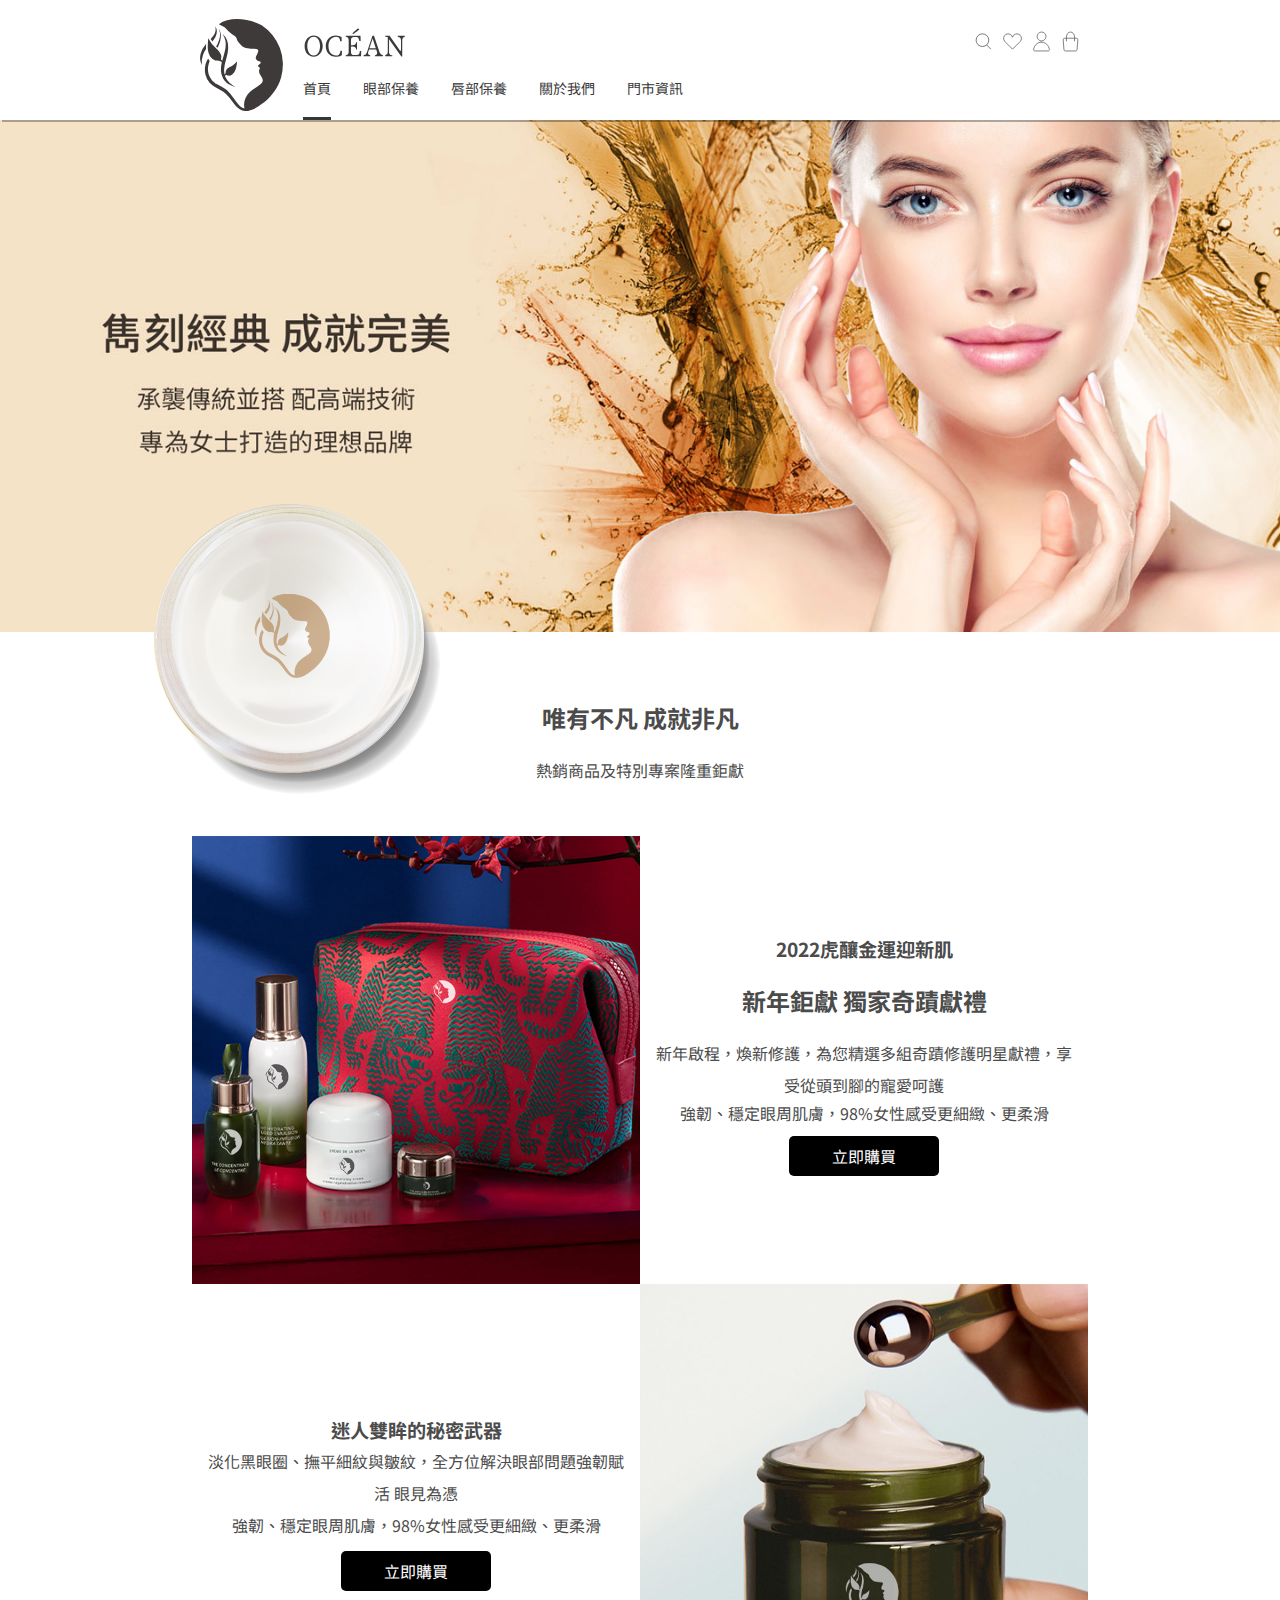
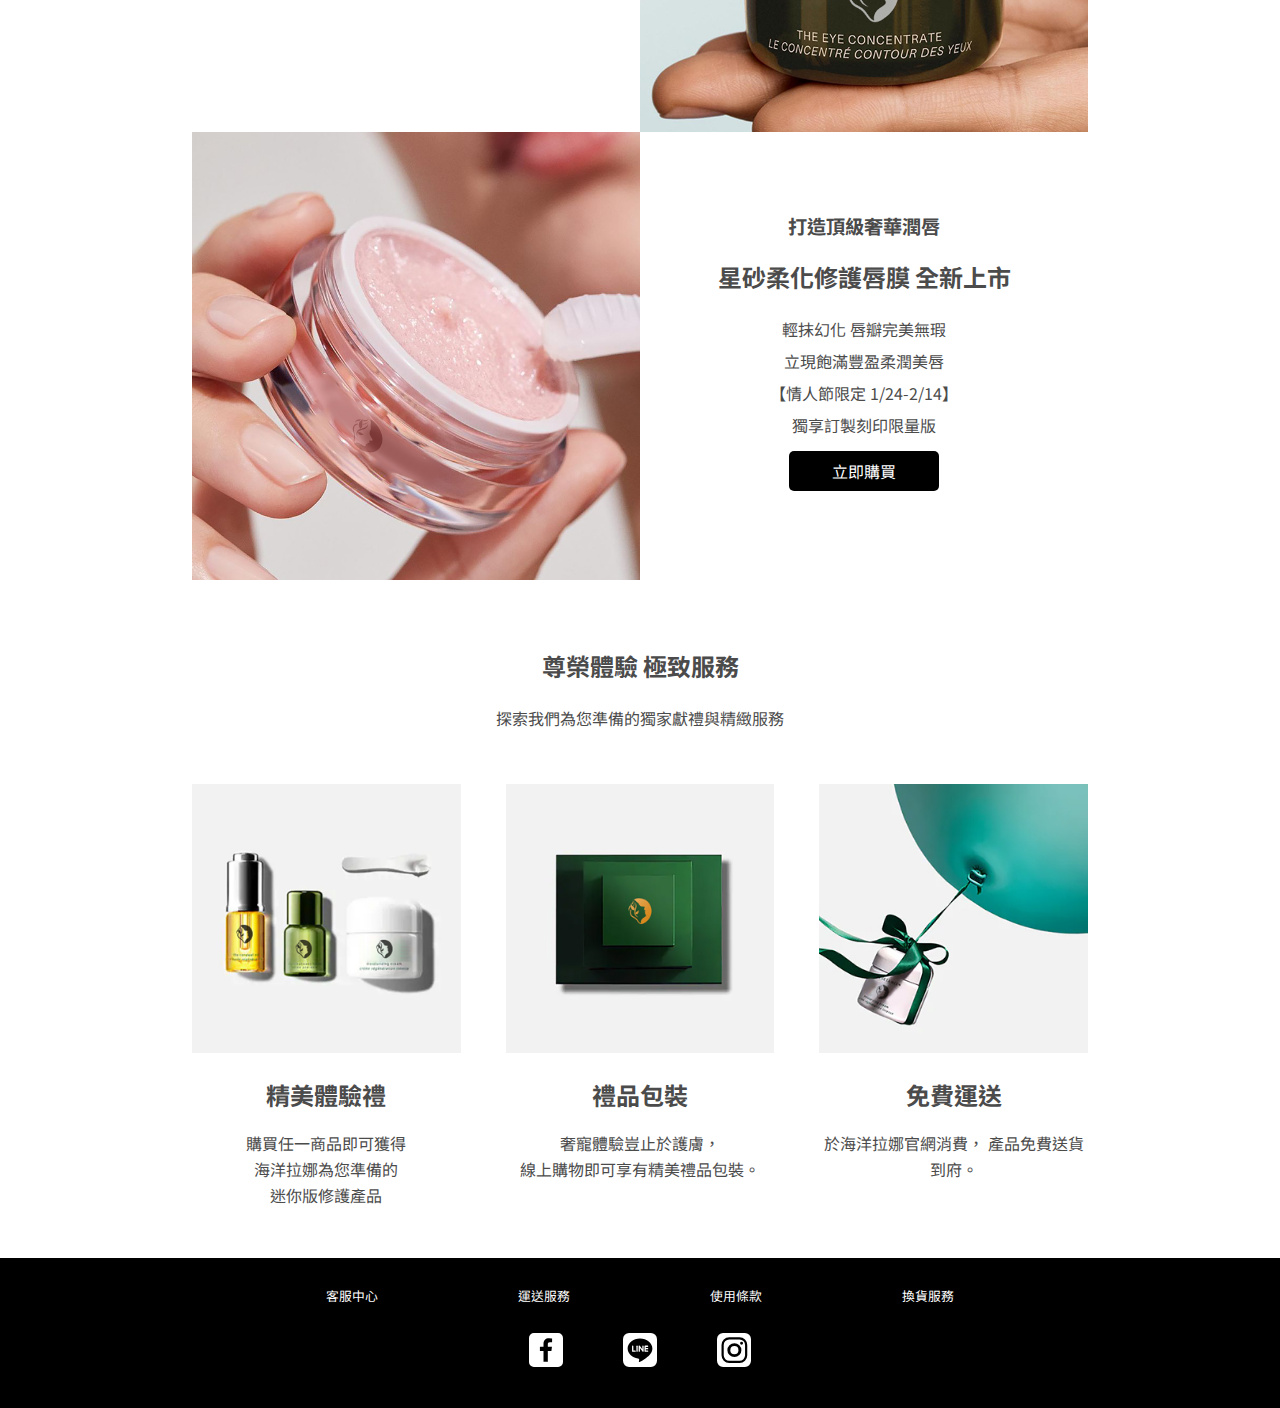
<file: index2.html>
<!DOCTYPE html>
<html lang="en">

<head>
    <meta charset="UTF-8">
    <meta http-equiv="X-UA-Compatible" content="IE=edge">
    <meta name="viewport" content="width=device-width, initial-scale=1.0">
    <title>首頁</title>
    <link rel="stylesheet" href="./style/index.css">
    <link rel="preconnect" href="https://fonts.googleapis.com">
    <link rel="preconnect" href="https://fonts.gstatic.com" crossorigin>
    <link href="https://fonts.googleapis.com/css2?family=Noto+Sans+TC:wght@100;300&family=Roboto:wght@100&display=swap"
        rel="stylesheet">
    <link rel="stylesheet" href="./style/hamburger.css">
</head>

<body>
    <div class="login-background js-show">
        <div class="login js-popup">
            <div class="loginbox">
                <a class="login_close" href="#"><img src="./style/img/close.png" alt="" srcset=""></a>
                <img class="login_logo" src="./img/logo/LOGO/logo+word-02-03.svg" alt="" srcset="">
                <h4>會員登入</h4>
                <ul class="login_ul">
                    <li>
                        <h5>帳號：</h5><input class="username" type="text" name="" size=" 15"
                            style=" border:1px; border-bottom-style: solid;border-top-style: none;border-left-style:none;border-right-style:none;">
                    </li>
                    <li>
                        <h5>密碼：</h5><input class="password" type="text" name="" size="15"
                            style=" border:1px; border-bottom-style: solid;border-top-style: none;border-left-style:none;border-right-style:none;">
                        <a class="login" href="#">
                            <h6>忘記密碼</h6>
                        </a>
                    </li>
                </ul>
                <a class="login" href="#">登入</a>
                <section class="sign">
                    <h4>建立會員帳號</h4>
                    <h5>建立帳號以管理訂單、個人資訊，收到最新活動消息通知，以及收藏清單。</h5>
                    <h6>　　</h6>
                    <a class="sign" href="#">註冊</a>
                </section>
            </div>
        </div>
    </div>
    <header>
        <div class="box">
            <div class="logo">
                <a href="index.html">
                    <img src="./img/logo/LOGO/logo+word-02-03.svg" alt="" srcset="">
                </a>
            </div>
            <div class="list">
                <section class="first">
                    <a class="logo_word" href="index.html">
                        <img src="./img/logo/LOGO/logo+word-02-02.svg" alt="" srcset="">
                    </a>
                    <!-- 手機模式 -->
                    <div class="moble_left">
                        <div class="btn_switch">
                            <button class="hamburger hamburger--squeeze" type="button">
                                <span class="hamburger-box">
                                    <span class="hamburger-inner"></span>
                                </span>
                            </button>
                        </div>
                        <a class="search" href="#"><img src="./style/img/icon/header/icon-04.svg" alt="" srcset="" style="height: 23px;"></a>
                    </div>
                    <div class="moble_logo">
                        <a class="moble_logo" href="index.html">
                            <img src="./img/logo/LOGO/logo+word-02-03.svg" alt="" srcset="">
                        </a>
                        <!-- <a class="moble_logo_word" href="index.html">
                            <img src="./img/logo/LOGO/logo+word-02-02.svg" alt="" srcset="">
                        </a> -->
                    </div>
                    <ul>
                        <!-- <li class="search"> -->
                        <!-- <div class="search-box">
                                <button class="btn-search">
                                    <div class="search"><img src="./style/img/icon/header/icon-04.svg" alt="" srcset="">
                                    </div>
                                </button>
                                <input type="text" class="input-search" placeholder="濃萃修復眼霜">
                            </div> -->

                        <li><a class="search" href="#"><img src="./style/img/icon/header/icon-04.svg" alt=""
                                    srcset=""></a></li>
                        <li><a href="#"><img src="./img/icon/header/icon-01.svg" alt="" srcset=""></a></li>
                        <li><a class="login js-login" href="#"><img src="./img/icon/header/icon-02.svg" alt=""
                                    srcset=""></a>
                        </li>
                        <li><a href="#"><img src="./img/icon/header/icon-03.svg"  alt="" srcset=""></a></li>
                    </ul>
                </section>
                <section class="second menu main_nav">
                    <ul class="nav_list">
                        <li><a class="index underLine" href="index.html"
                                style="border-bottom: rgb(56, 55, 55) 3px solid;" color="black;">首頁</a></li>
                        <li><a class="eyes underLine" href="eyes.html">眼部保養</a></li>
                        <li><a class="lip underLine" href="lip.html">唇部保養</a></li>
                        <li><a class="about underLine" href="about.html">關於我們</a></li>
                        <li><a class="map underLine" href="map.html">門市資訊</a></li>
                    </ul>
                </section>
            </div>
        </div>
    </header>
    <main>
        <section class="slider">
            <ul>
                <li class="second">
                    <!-- <img src="./img/banner/Image-C1.jpg" alt="" srcset=""> -->
                    <div class="product_box">
                        <img class="item" src="./style/img/banner/001.png" alt="" srcset="">
                        <div class="product_shadow">
                            <img class="item shadow" src="./style/img/banner/002.png" alt="" srcset="">
                            <div class="item_rotate">
                                <img class="item rotate shadow" src="./style/img/banner/003.png" alt="" srcset="">
                            </div>
                        </div>
                    </div>
                    <!-- <img class="item" src="./style/img/banner/001.png" alt="" srcset="">                      
                    <img class="item shadow" src="./style/img/banner/002.png" alt="" srcset="">
                    <img class="item rotate shadow" src="./style/img/banner/003.png" alt="" srcset=""> -->
                </li>
            </ul>
        </section>
        <section class="main">
            <div class="box">
                <h3>唯有不凡 成就非凡</h3>
                <p>熱銷商品及特別專案隆重鉅獻</p>
            </div>
            <ul>
                <li class="img"><img src="./img/banner/5.jpg" alt=""></li>
                <li class="textarea">
                    <div class="textbox">
                        <h4>2022虎釀金運迎新肌</h4>
                        <h3>新年鉅獻 獨家奇蹟獻禮</h3>
                        <p>新年啟程，煥新修護，為您精選多組奇蹟修護明星獻禮，享受從頭到腳的寵愛呵護</p>
                        強韌、穩定眼周肌膚，98%女性感受更細緻、更柔滑
                        </p>
                        <a href="#">立即購買</a>
                    </div>
                </li>
            </ul>
            <ul>
                <li class="textarea">
                    <div class="textbox">
                        <h4>迷人雙眸的秘密武器</h4>
                        <p>淡化黑眼圈、撫平細紋與皺紋，全方位解決眼部問題強韌賦活 眼見為憑<br>強韌、穩定眼周肌膚，98%女性感受更細緻、更柔滑
                        </p>
                        <a href="#">立即購買</a>
                    </div>
                </li>
                <li class="img"><img src="./style/img/banner/1.jpg" alt=""></li>
            </ul>
            <ul>
                <li class="img"><img src="./style/img/banner/2.jpg" alt=""></li>
                <li class="textarea">
                    <div class="textbox">
                        <h4>打造頂級奢華潤唇</h4>
                        <h3>星砂柔化修護唇膜 全新上市</h3>
                        <p>輕抹幻化 唇瓣完美無瑕<br>
                            立現飽滿豐盈柔潤美唇<br>
                            【情人節限定 1/24-2/14】<br>
                            獨享訂製刻印限量版</p>
                        <a href="#">立即購買</a>
                    </div>
                </li>
            </ul>
        </section>
        <section class="bonus">
            <div class="box">
                <h3>尊榮體驗 極致服務</h3>
                <p>探索我們為您準備的獨家獻禮與精緻服務</p>
            </div>
            <ul>
                <li><img src="./style/img/banner/about/1.jpg" alt="" srcset="">
                    <h3>精美體驗禮</h3>
                    <h5>購買任一商品即可獲得<br>
                        海洋拉娜為您準備的<br>
                        迷你版修護產品
                    </h5>
                </li>
                <li><img src="./style/img/banner/about/2.jpg" alt="" srcset="">
                    <h3>禮品包裝</h3>
                    <h5>奢寵體驗豈止於護膚，<br>
                        線上購物即可享有精美禮品包裝。
                    </h5>
                </li>
                <li><img src="./style/img/banner/about/3.jpg" imglink="" alt="" srcset="">
                    <h3>免費運送</h3>
                    <h5>於海洋拉娜官網消費，
                        產品免費送貨到府。
                    </h5>
                </li>
            </ul>
        </section>
    </main>
    <footer>
        <ul class="footer_list">
            <li><a href="#">客服中心</a></li>
            <li><a href="#">運送服務</a></li>
            <li><a href="#">使用條款</a></li>
            <li><a href="#">換貨服務</a></li>
        </ul>
        <ul class="footer_icon">
            <li><a href="#"><img src="./style/img/icon/footer/iconx3-01.svg" alt="" srcset=""></a></li>
            <li><a href="#"><img src="./style/img/icon/footer/iconx3-02.svg" alt="" srcset=""></a></li>
            <li><a href="#"><img src="./style/img/icon/footer/iconx3-03.svg"  alt="" srcset=""></a></li>
        </ul>
    </footer>
    <script src="https://ajax.googleapis.com/ajax/libs/jquery/3.6.0/jquery.min.js"></script>
    <script>
        // -------大麥克(漢堡)-------
        document.addEventListener("DOMContentLoaded", function () {
            let btn_hamburger = document.getElementsByClassName("hamburger")[0];

            btn_hamburger.addEventListener("click", function () {
                this.classList.toggle("is-active");
                let a_line = document.querySelector(".index").style.cssText = "border-bottom:none";
            });
        });
        let btn_switch = document.getElementsByClassName("btn_switch")[0];
        btn_switch.addEventListener("click", function () {
            let nav_el = document.getElementsByClassName("main_nav")[0];
            // 若有需要，可印出以下，觀察印出的結果
            // console.log(nav_el.scrollHeight); // 在 nav 區塊裡面，可捲動範圍的高度
            // console.log(nav_el.style.maxHeight); // 在 nav 標籤上的 max-height 屬性，印出屬性值
            if (nav_el.style.maxHeight == "") {
                nav_el.style.maxHeight = nav_el.scrollHeight + "px"; // 設定 CSS：max-height
            } else {
                nav_el.style.maxHeight = ""; // 移除 CSS： max-height
            }
        });

        // document.addEventListener("DOMContentLoaded", function () {
        //     let btn_hamburger = document.getElementsByClassName("hamburger")[0];
        //     btn_hamburger.addEventListener("click", function () {
        //         this.classList.toggle("is-active");
        //     });          
        // });     


        // let icons = document.querySelectorAll('.icon');
        // icons.forEach(icon => {
        //     icon.addEventListener('click', (event) => {
        //         icon.classList.toggle("open");
        //     });
        // });
        // -------登入頁-------
        // --登入頁介面+背景display:block--
        let login_popup = document.getElementsByClassName("js-popup")[0];
        let login_show = document.getElementsByClassName("js-show")[0];
        let login_btns = document.getElementsByClassName("js-login");
        login_btns[0].addEventListener("click", function () {
            login_popup.classList.toggle("-on");
            login_show.classList.toggle("-on");
        });
        // --宣告close_popup為登入頁介面+取消Class"預設display:none"--
        function close_popup() {
            login_popup.classList.remove("-on");
            login_show.classList.remove("-on");
        }
        // --調用前項宣告在個別須取消區域加上close_popup，並在輸入介面之顯示區域加入e.stopPropagation，用以避免點擊後產生的消失(泡泡事件)--
        let login_show_close = document.getElementsByClassName("login_close")[0];
        let login_show_none = document.getElementsByClassName("login-background")[0];
        let login_popup_still = document.getElementsByClassName("js-popup");
        login_show_close.addEventListener("click", close_popup);
        login_show_none.addEventListener("click", close_popup);
        login_popup_still[0].addEventListener("click", function (e) {
            e.stopPropagation();
        });

                
        const sliderImages = document.querySelectorAll('.slide-in');
        function debounce(func, wait = 20, immediate = true) {
            var timeout;
            return function () {
                var context = this, args = arguments;
                var later = function () {
                    timeout = null;
                    if (!immediate) func.apply(context, args);
                };
                var callNow = immediate && !timeout;
                clearTimeout(timeout);
                timeout = setTimeout(later, wait);
                if (callNow) func.apply(context, args);
            };
        }






    </script>
</body>

</html>
</file>
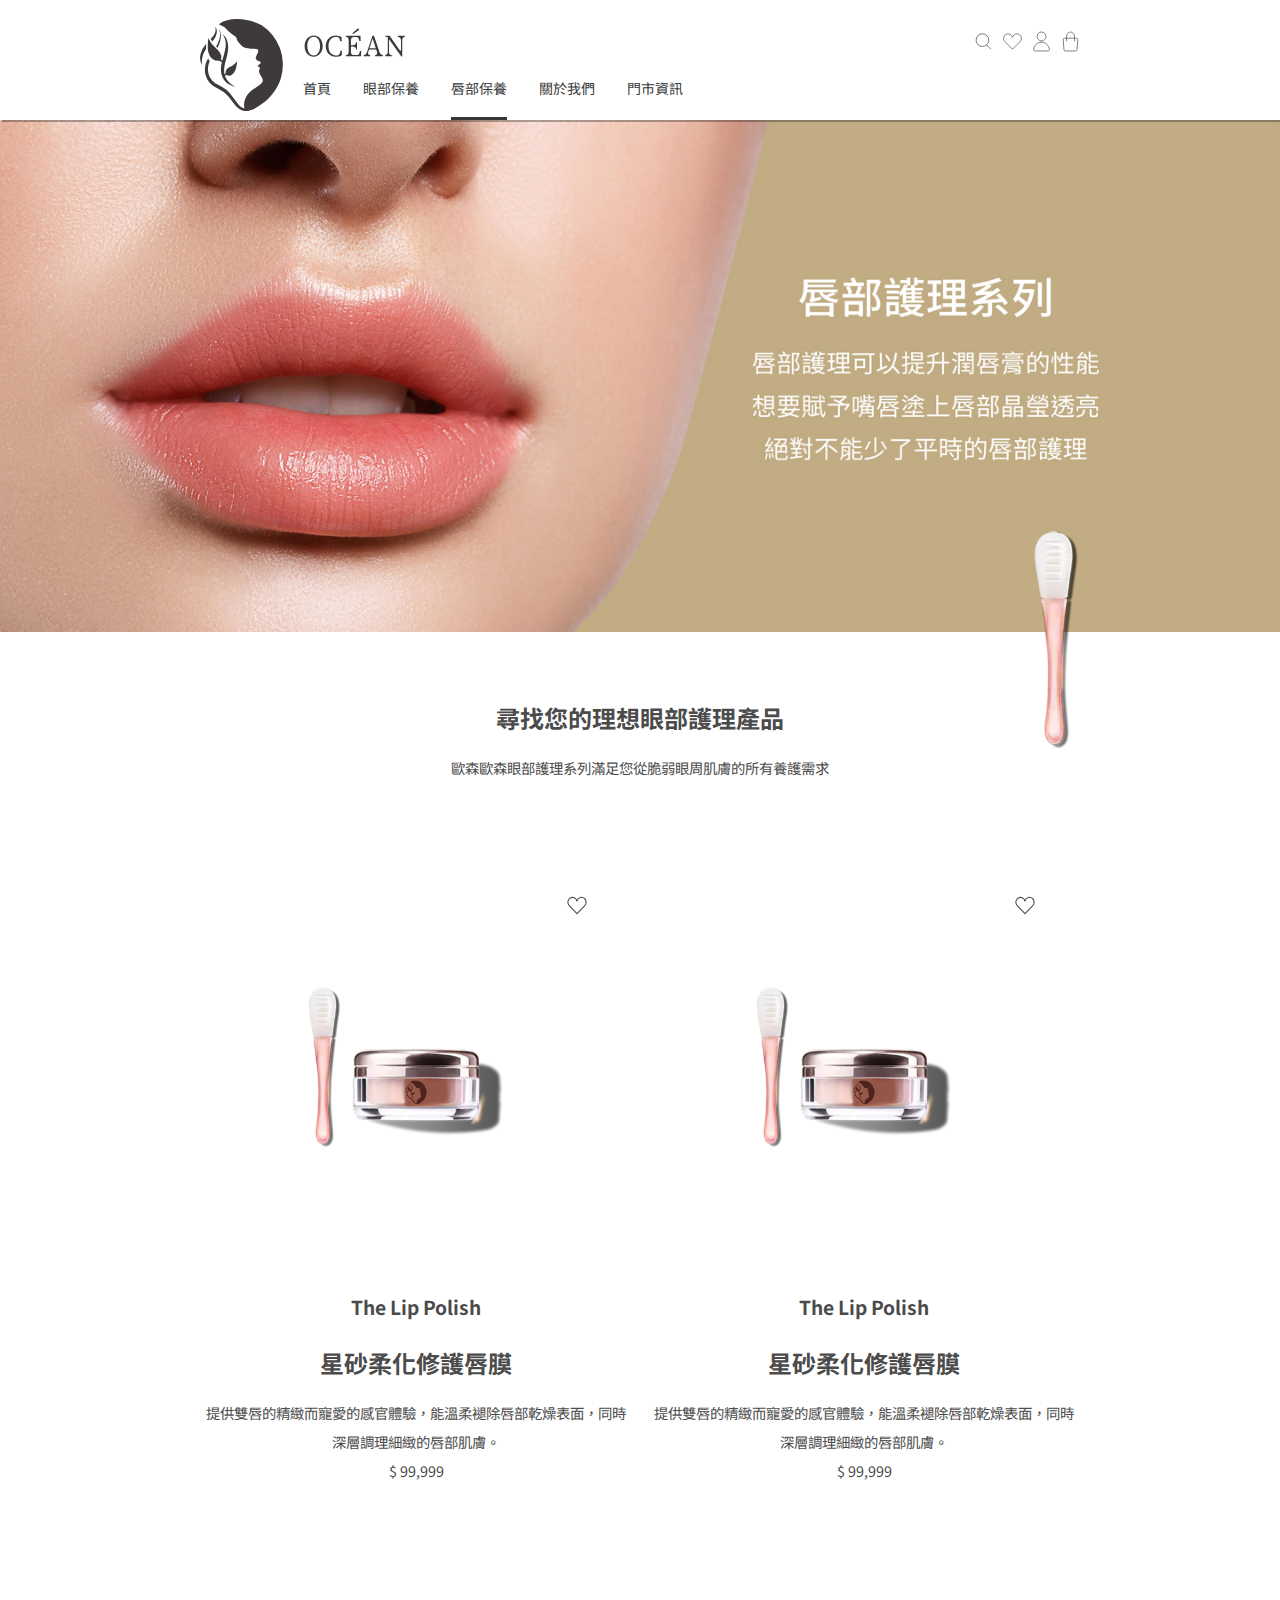
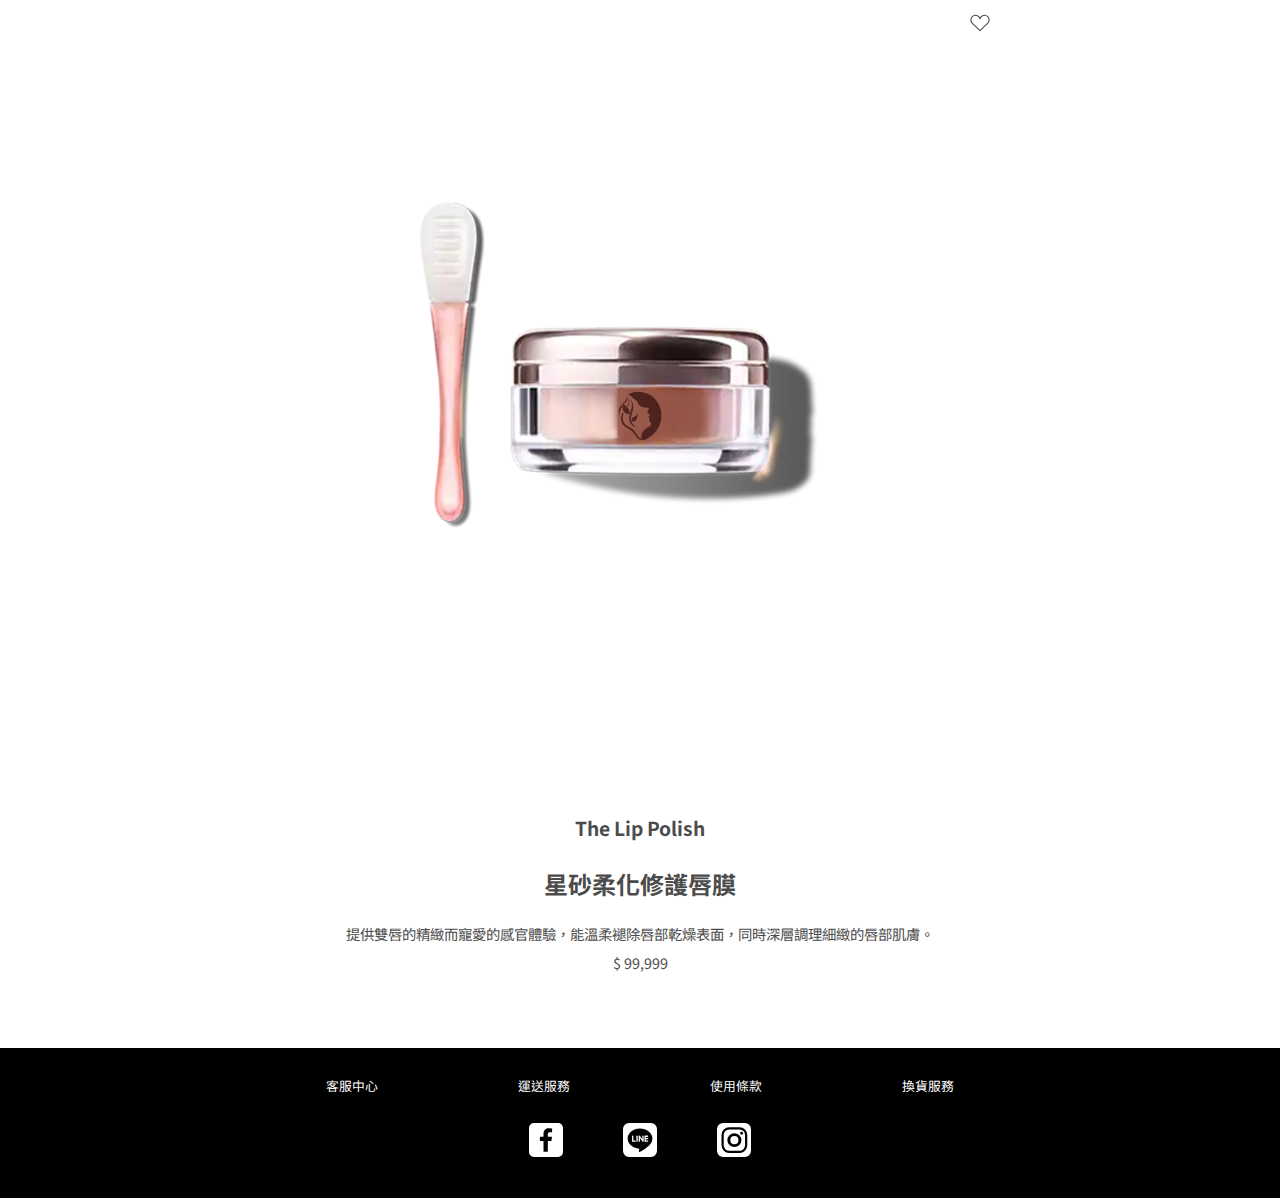
<file: lip.html>
<!DOCTYPE html>
<html lang="en">

<head>
    <meta charset="UTF-8">
    <meta http-equiv="X-UA-Compatible" content="IE=edge">
    <meta name="viewport" content="width=device-width, initial-scale=1.0">
    <title>唇部保養</title>
    <link rel="stylesheet" href="./style/product.css">
    <link rel="preconnect" href="https://fonts.googleapis.com">
    <link rel="preconnect" href="https://fonts.gstatic.com" crossorigin>
    <link href="https://fonts.googleapis.com/css2?family=Noto+Sans+TC:wght@100;300&family=Roboto:wght@100&display=swap" rel="stylesheet">
    <link rel="stylesheet" href="./style/hamburger.css">
</head>
<body>
    <div class="preloader">
        <div class="status">
            <img src="./logogif.gif" />
        </div>
    </div>
    <div class="login-background js-show">
        <div class="login js-popup">
            <div class="loginbox">
                <a class="login_close" href="#"><img src="./style/img/close.png" alt="" srcset=""></a>
                <img class="login_logo" src="./img/logo/LOGO/logo+word-02-03.svg" alt="" srcset="">
                <h4>會員登入</h4>
                <ul class="login_ul">
                    <li>
                        <h5>帳號：</h5><input class="username" type="text" name="" size=" 15"
                            style=" border:1px; border-bottom-style: solid;border-top-style: none;border-left-style:none;border-right-style:none;">
                    </li>
                    <li>
                        <h5>密碼：</h5><input class="password" type="text" name="" size="15"
                            style=" border:1px; border-bottom-style: solid;border-top-style: none;border-left-style:none;border-right-style:none;">
                        <a class="login" href="#">
                            <h6>忘記密碼</h6>
                        </a>
                    </li>
                </ul>
                <a class="login" href="#">登入</a>
                <section class="sign">
                    <h4>建立會員帳號</h4>
                    <h5>建立帳號以管理訂單、個人資訊，收到最新活動消息通知，以及收藏清單。</h5>
                    <h6>　　</h6>
                    <a class="sign" href="#">註冊</a>
                </section>
            </div>
        </div>
    </div>
    <header>
        <div class="box">
            <div class="logo">
                <a href="index.html">
                    <img src="./img/logo/LOGO/logo+word-02-03.svg" alt="" srcset="">
                </a>
            </div>
            <div class="list">
                <section class="first">
                    <a class="logo_word" href="index.html">
                        <img src="./img/logo/LOGO/logo+word-02-02.svg" alt="" srcset="">
                    </a>
                    <!-- 手機模式 -->                   
                    <div class="moble_left">
                        <div class="btn_switch">
                            <button class="hamburger hamburger--squeeze" type="button">
                                <span class="hamburger-box">
                                    <span class="hamburger-inner"></span>
                                </span>                                
                            </button>                            
                        </div>
                        <a class="search" href="#"><img  src="./style/img/icon/header/icon-04.svg" alt="" srcset="" style="height: 23px;"></a>
                    </div>                   
                    <div class="moble_logo">
                        <a class="moble_logo" href="index.html">
                            <img src="./img/logo/LOGO/logo+word-02-03.svg" alt="" srcset="">
                        </a>
                        <!-- <a class="moble_logo_word" href="index.html">
                            <img src="./img/logo/LOGO/logo+word-02-02.svg" alt="" srcset="">
                        </a> -->
                    </div>
                    <ul>
                        <!-- <li class="search"> -->
                            <!-- <div class="search-box">
                                <button class="btn-search">
                                    <div class="search"><img src="./style/img/icon/header/icon-04.svg" alt="" srcset="">
                                    </div>
                                </button>
                                <input type="text" class="input-search" placeholder="濃萃修復眼霜">
                            </div> -->
                        
                        <li><a class="search" href="#"><img src="./style/img/icon/header/icon-04.svg" alt="" srcset=""></a></li>
                        <li><a href="#"><img src="./img/icon/header/icon-01.svg" alt="" srcset=""></a></li>
                        <li><a class="login js-login" href="#"><img src="./img/icon/header/icon-02.svg" alt=""
                                    srcset=""></a>
                        </li>
                        <li><a href="#"><img src="./img/icon/header/icon-03.svg" alt="" srcset=""></a></li>
                    </ul>
                </section>
                <section class="second menu main_nav">
                    <ul class="nav_list">
                        <li><a class="underLine index" href="index.html">首頁</a></li>
                        <li><a class="underLine eyes" href="eyes.html">眼部保養</a></li>
                        <li><a class="underLine lip" href="lip.html" style="border-bottom: rgb(56, 55, 55) 3px solid;"
                            color="black;">唇部保養</a></li>
                        <li><a class="underLine about" href="about.html">關於我們</a></li>
                        <li><a class="underLine map" href="map.html">門市資訊</a></li>
                    </ul>
                </section>
            </div>
        </div>
    </header>
    <header class="bgc"></header>
    <main>
        <section class="slider">
            <ul>
                <li class="lips">                    
                    <!-- <img src="./style/img/product/LM/02/bn1.jpg" alt="" srcset=""> -->
                    <img class="item" src="./style/img/product/LM/02/lips_item.png" alt="" srcset="">
                </li>
            </ul>
        </section>
        <section class="main">
            <div class="box">
                <h3>尋找您的理想眼部護理產品</h3>
                <p>歐森歐森眼部護理系列滿足您從脆弱眼周肌膚的所有養護需求</p>
            </div>
            <ul class="product">
               
                <li><a href="lips_cart.html">
                        <div class="product_photo">
                            <img class="product" src="./style/img/product/LM/02/01.png" alt="">
                            <img class="favorite" src="./style/img/icon/favorite/hallowheart-01.svg" alt="" srcset="">
                        </div>
                        <h4>The Lip Polish</h4>
                        <h3>星砂柔化修護唇膜</h3>
                        <p>提供雙唇的精緻而寵愛的感官體驗，能溫柔褪除唇部乾燥表面，同時深層調理細緻的唇部肌膚。
                            <br> $ 99,999
                        </p>
                    </a>
                </li>
                <li><a href="lips_cart.html">
                    <div class="product_photo">
                        <img class="product" src="./style/img/product/LM/02/01.png" alt="">
                        <img class="favorite" src="./style/img/icon/favorite/hallowheart-01.svg" alt="" srcset="">
                    </div>
                    <h4>The Lip Polish</h4>
                    <h3>星砂柔化修護唇膜</h3>
                    <p>提供雙唇的精緻而寵愛的感官體驗，能溫柔褪除唇部乾燥表面，同時深層調理細緻的唇部肌膚。
                        <br> $ 99,999
                    </p>
                </a>
            </li>
            <li><a href="lips_cart.html">
                <div class="product_photo">
                    <img class="product" src="./style/img/product/LM/02/01.png" alt="">
                    <img class="favorite" src="./style/img/icon/favorite/hallowheart-01.svg" alt="" srcset="">
                </div>
                <h4>The Lip Polish</h4>
                <h3>星砂柔化修護唇膜</h3>
                <p>提供雙唇的精緻而寵愛的感官體驗，能溫柔褪除唇部乾燥表面，同時深層調理細緻的唇部肌膚。
                    <br> $ 99,999
                </p>
            </a>
            </li>
            </ul>
        </section>
    </main>
    <footer>
        <ul class="footer_list">
            <li><a href="#">客服中心</a></li>
            <li><a href="#">運送服務</a></li>
            <li><a href="#">使用條款</a></li>
            <li><a href="#">換貨服務</a></li>
        </ul>     
        <ul class="footer_icon">
            <li><a href="#"><img src="./style/img/icon/footer/iconx3-01.svg" alt="" srcset=""></a></li>
            <li><a href="#"><img src="./style/img/icon/footer/iconx3-02.svg" alt="" srcset=""></a></li>
            <li><a href="#"><img src="./style/img/icon/footer/iconx3-03.svg" alt="" srcset=""></a></li>
        </ul>
    </footer>
    <script src="https://ajax.googleapis.com/ajax/libs/jquery/3.6.0/jquery.min.js"></script>
    <script src="./style/loader.js"></script>  
    <script>
        // -------大麥克(漢堡)-------
        document.addEventListener("DOMContentLoaded", function () {
            let header_bgc =document.getElementsByClassName("bgc")[0];
            let btn_hamburger = document.getElementsByClassName("hamburger")[0];
            btn_hamburger.addEventListener("click", function () {
                this.classList.toggle("is-active");
                header_bgc.classList.toggle("-on");
                let a_line = document.querySelector(".lip").style.cssText = "border-bottom:none";             
            });
        });
        let btn_switch = document.getElementsByClassName("btn_switch")[0];
        btn_switch.addEventListener("click", function () {
            let nav_el = document.getElementsByClassName("main_nav")[0];
            // 若有需要，可印出以下，觀察印出的結果
            // console.log(nav_el.scrollHeight); // 在 nav 區塊裡面，可捲動範圍的高度
            // console.log(nav_el.style.maxHeight); // 在 nav 標籤上的 max-height 屬性，印出屬性值
            if (nav_el.style.maxHeight == "") {
                nav_el.style.maxHeight = nav_el.scrollHeight + "px"; // 設定 CSS：max-height
            } else {
                nav_el.style.maxHeight = ""; // 移除 CSS： max-height
            }
        });

        // document.addEventListener("DOMContentLoaded", function () {
        //     let btn_hamburger = document.getElementsByClassName("hamburger")[0];
        //     btn_hamburger.addEventListener("click", function () {
        //         this.classList.toggle("is-active");
        //     });          
        // });     


        // let icons = document.querySelectorAll('.icon');
        // icons.forEach(icon => {
        //     icon.addEventListener('click', (event) => {
        //         icon.classList.toggle("open");
        //     });
        // });
        // -------登入頁-------
        // --登入頁介面+背景display:block--
        let login_popup = document.getElementsByClassName("js-popup")[0];
        let login_show = document.getElementsByClassName("js-show")[0];
        let login_btns = document.getElementsByClassName("js-login");
        login_btns[0].addEventListener("click", function () {
            login_popup.classList.toggle("-on");
            login_show.classList.toggle("-on");
        });
        // --宣告close_popup為登入頁介面+取消Class"預設display:none"--
        function close_popup() {
            login_popup.classList.remove("-on");
            login_show.classList.remove("-on");
        }
        // --調用前項宣告在個別須取消區域加上close_popup，並在輸入介面之顯示區域加入e.stopPropagation，用以避免點擊後產生的消失(泡泡事件)--
        let login_show_close = document.getElementsByClassName("login_close")[0];
        let login_show_none = document.getElementsByClassName("login-background")[0];
        let login_popup_still = document.getElementsByClassName("js-popup");
        login_show_close.addEventListener("click", close_popup);
        login_show_none.addEventListener("click", close_popup);
        login_popup_still[0].addEventListener("click", function (e) {
            e.stopPropagation();
        });


    </script>
</body>

</html>
</file>
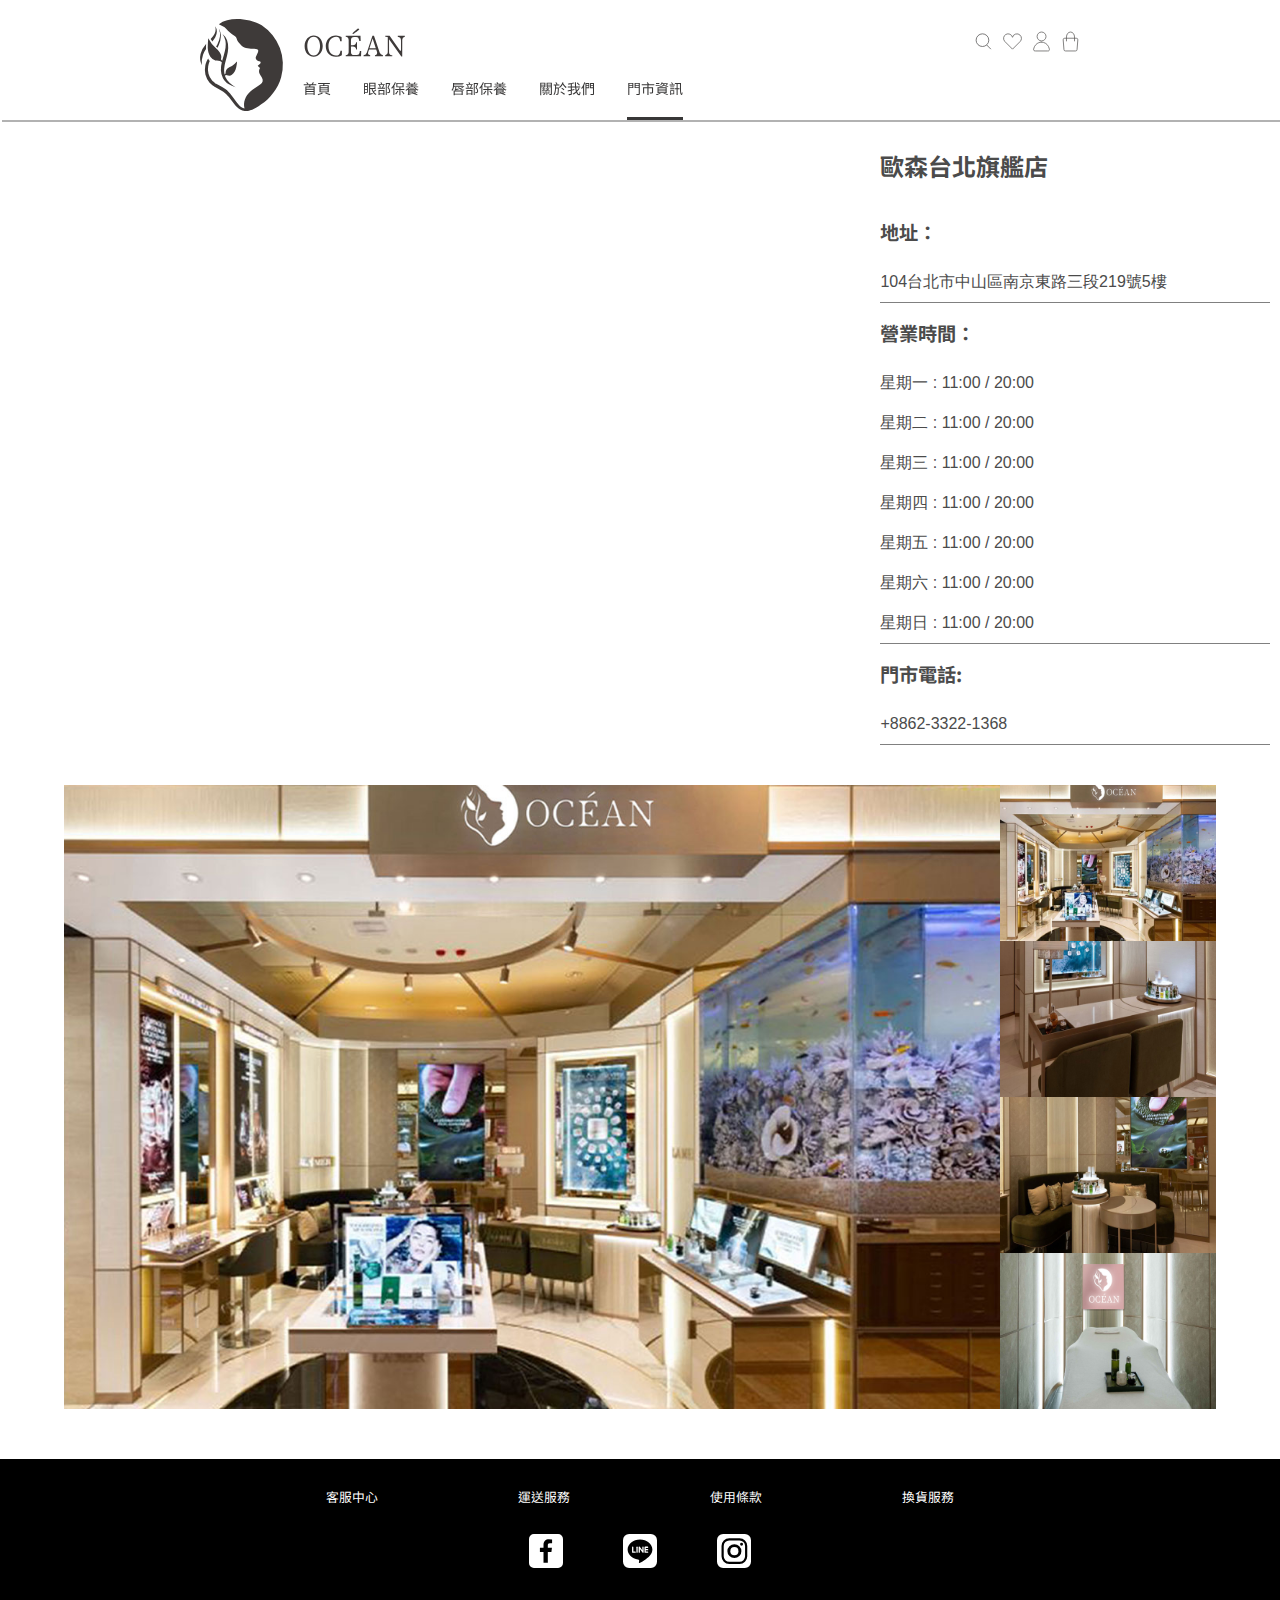
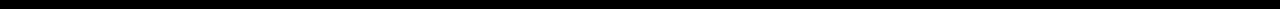
<file: map.html>
<!DOCTYPE html>
<html lang="en">

<head>
    <meta charset="UTF-8">
    <meta http-equiv="X-UA-Compatible" content="IE=edge">
    <meta name="viewport" content="width=device-width, initial-scale=1.0">
    <title>門市資訊</title>
    <link rel="stylesheet" href="./style/map.css">
    <link rel="preconnect" href="https://fonts.googleapis.com">
    <link rel="preconnect" href="https://fonts.gstatic.com" crossorigin>
    <link href="https://fonts.googleapis.com/css2?family=Noto+Sans+TC:wght@100;300&family=Roboto:wght@100&display=swap"
        rel="stylesheet">
    <link rel="stylesheet" href="./style/hamburger.css">
</head>

<body>
    <div class="preloader">
        <div class="status">
            <img src="./logogif.gif" />
        </div>
    </div>
    <div class="login-background js-show">
        <div class="login js-popup">
            <div class="loginbox">
                <a class="login_close" href="#"><img src="./style/img/close.png" alt="" srcset=""></a>
                <img class="login_logo" src="./img/logo/LOGO/logo+word-02-03.svg" alt="" srcset="">
                <h4>會員登入</h4>
                <ul class="login_ul">
                    <li>
                        <h5>帳號：</h5><input class="username" type="text" name="" size=" 15"
                            style=" border:1px; border-bottom-style: solid;border-top-style: none;border-left-style:none;border-right-style:none;">
                    </li>
                    <li>
                        <h5>密碼：</h5><input class="password" type="text" name="" size="15"
                            style=" border:1px; border-bottom-style: solid;border-top-style: none;border-left-style:none;border-right-style:none;">
                        <a class="login" href="#">
                            <h6>忘記密碼</h6>
                        </a>
                    </li>
                </ul>
                <a class="login" href="#">登入</a>
                <section class="sign">
                    <h4>建立會員帳號</h4>
                    <h5>建立帳號以管理訂單、個人資訊，收到最新活動消息通知，以及收藏清單。</h5>
                    <h6>　　</h6>
                    <a class="sign" href="#">註冊</a>
                </section>
            </div>
        </div>
    </div>
    <header>
        <div class="box">
            <div class="logo">
                <a href="index.html">
                    <img src="./img/logo/LOGO/logo+word-02-03.svg" alt="" srcset="">
                </a>
            </div>
            <div class="list">
                <section class="first">
                    <a class="logo_word" href="index.html">
                        <img src="./img/logo/LOGO/logo+word-02-02.svg" alt="" srcset="">
                    </a>
                    <!-- 手機模式 -->
                    <div class="moble_left">
                        <div class="btn_switch">
                            <button class="hamburger hamburger--squeeze" type="button">
                                <span class="hamburger-box">
                                    <span class="hamburger-inner"></span>
                                </span>
                            </button>
                        </div>
                        <a class="search" href="#"><img src="./style/img/icon/header/icon-04.svg" alt="" srcset=""
                                style="height: 23px;"></a>
                    </div>
                    <div class="moble_logo">
                        <a class="moble_logo" href="index.html">
                            <img src="./img/logo/LOGO/logo+word-02-03.svg" alt="" srcset="">
                        </a>
                        <!-- <a class="moble_logo_word" href="index.html">
                            <img src="./img/logo/LOGO/logo+word-02-02.svg" alt="" srcset="">
                        </a> -->
                    </div>
                    <ul>
                        <!-- <li class="search"> -->
                        <!-- <div class="search-box">
                                <button class="btn-search">
                                    <div class="search"><img src="./style/img/icon/header/icon-04.svg" alt="" srcset="">
                                    </div>
                                </button>
                                <input type="text" class="input-search" placeholder="濃萃修復眼霜">
                            </div> -->

                        <li><a class="search" href="#"><img src="./style/img/icon/header/icon-04.svg" alt=""
                                    srcset=""></a></li>
                        <li><a href="#"><img src="./img/icon/header/icon-01.svg" alt="" srcset=""></a></li>
                        <li><a class="login js-login" href="#"><img src="./img/icon/header/icon-02.svg" alt=""
                                    srcset=""></a>
                        </li>
                        <li><a href="#"><img src="./img/icon/header/icon-03.svg" alt="" srcset=""></a></li>
                    </ul>
                </section>
                <section class="second menu main_nav">
                    <ul class="nav_list">
                        <li><a class="index" href="index.html">首頁</a></li>
                        <li><a class="eyes" href="eyes.html">眼部保養</a></li>
                        <li><a class="lip" href="lip.html">唇部保養</a></li>
                        <li><a class="about" href="about.html">關於我們</a></li>
                        <li><a class="map" href="map.html" style="border-bottom: rgb(56, 55, 55) 3px solid;"
                                color="black;">門市資訊</a></li>
                    </ul>
                </section>
            </div>
        </div>
    </header>
    <header class="bgc"></header>
    <main>
        <section class="main">
            <ul class="map">
                <li class="photo">
                    <iframe
                        src="https://www.google.com/maps/embed?pb=!1m18!1m12!1m3!1d16347.472164076262!2d121.52226803062702!3d25.041163922377383!2m3!1f0!2f0!3f0!3m2!1i1024!2i768!4f13.1!3m3!1m2!1s0x3442a9709b7ee485%3A0xcd408818f56ce6fe!2zVGliYU1lICjljJfllYYpIOWfueiok-S4reW_gw!5e0!3m2!1szh-TW!2stw!4v1644002523040!5m2!1szh-TW!2stw"
                        width="100px" height="650px" style="border:0;" allowfullscreen="" loading="lazy"></iframe>
                </li>
                <li class="content">
                    <h3>歐森台北旗艦店</h3>

                    <h4>地址：</h4>
                    <p>104台北市中山區南京東路三段219號5樓</p>
                    <h4>營業時間：</h4>
                    <p>
                        星期一 : 11:00 / 20:00<br>
                        星期二 : 11:00 / 20:00<br>
                        星期三 : 11:00 / 20:00<br>
                        星期四 : 11:00 / 20:00<br>
                        星期五 : 11:00 / 20:00<br>
                        星期六 : 11:00 / 20:00<br>
                        星期日 : 11:00 / 20:00<br>
                    </p>
                    <h4> 門市電話:</h4>
                    <p>+8862-3322-1368</p>
                </li>
            </ul>
            <ul class="cart">
                <li class="shopPhoto">
                    <ul class="main">
                        <img id="mainImg" class="mainImg product" src="./style/img/shop/1200_800/1_1200_800px.jpg"
                        alt="">
                    </ul>
                    <ul class="showbar">
                        <li><img class="smallImg" src="./style/img/shop/1200_800/1_1200_800px.jpg" alt="" srcset="">
                        </li>
                        <li><img class="smallImg" src="./style/img/shop/1200_800/2_1200_800px.jpg" alt="" srcset="">
                        </li>
                        <li><img class="smallImg" src="./style/img/shop/1200_800/3_1200_800px.jpg" alt="" srcset="">
                        </li>
                        <li><img class="smallImg" src="./style/img/shop/1200_800/4_1200_800px.jpg" alt="" srcset="">
                        </li>
                    </ul>
                </li>
            </ul>
            <!-- <ul class="slider">
                <li class="set1"></li>
                <li class="set2"></li>
                <li class="set3"></li>
                <li class="set4"></li>
            </ul> -->
    </main>
    </section>
    <footer>
        <ul class="footer_list">
            <li><a href="#">客服中心</a></li>
            <li><a href="#">運送服務</a></li>
            <li><a href="#">使用條款</a></li>
            <li><a href="#">換貨服務</a></li>
        </ul>
        <ul class="footer_icon">
            <li><a href="#"><img src="./style/img/icon/footer/iconx3-01.svg" alt="" srcset=""></a></li>
            <li><a href="#"><img src="./style/img/icon/footer/iconx3-02.svg" alt="" srcset=""></a></li>
            <li><a href="#"><img src="./style/img/icon/footer/iconx3-03.svg" alt="" srcset=""></a></li>
        </ul>
    </footer>
    <script src="https://ajax.googleapis.com/ajax/libs/jquery/3.6.0/jquery.min.js"></script>
    <script src="./style/loader.js"></script>
    <script>
        // -------大麥克(漢堡)-------
        document.addEventListener("DOMContentLoaded", function () {
            let header_bgc = document.getElementsByClassName("bgc")[0];
            let btn_hamburger = document.getElementsByClassName("hamburger")[0];
            btn_hamburger.addEventListener("click", function () {
                this.classList.toggle("is-active");
                header_bgc.classList.toggle("-on");
                let a_line = document.querySelector(".map").style.cssText = "border-bottom:none";
            });
        });
        let btn_switch = document.getElementsByClassName("btn_switch")[0];
        btn_switch.addEventListener("click", function () {
            let nav_el = document.getElementsByClassName("main_nav")[0];
            // 若有需要，可印出以下，觀察印出的結果
            // console.log(nav_el.scrollHeight); // 在 nav 區塊裡面，可捲動範圍的高度
            // console.log(nav_el.style.maxHeight); // 在 nav 標籤上的 max-height 屬性，印出屬性值
            if (nav_el.style.maxHeight == "") {
                nav_el.style.maxHeight = nav_el.scrollHeight + "px"; // 設定 CSS：max-height
            } else {
                nav_el.style.maxHeight = ""; // 移除 CSS： max-height
            }
        });

        // document.addEventListener("DOMContentLoaded", function () {
        //     let btn_hamburger = document.getElementsByClassName("hamburger")[0];
        //     btn_hamburger.addEventListener("click", function () {
        //         this.classList.toggle("is-active");
        //     });          
        // });     


        // let icons = document.querySelectorAll('.icon');
        // icons.forEach(icon => {
        //     icon.addEventListener('click', (event) => {
        //         icon.classList.toggle("open");
        //     });
        // });
        // -------登入頁-------
        // --登入頁介面+背景display:block--
        let login_popup = document.getElementsByClassName("js-popup")[0];
        let login_show = document.getElementsByClassName("js-show")[0];
        let login_btns = document.getElementsByClassName("js-login");
        login_btns[0].addEventListener("click", function () {
            login_popup.classList.toggle("-on");
            login_show.classList.toggle("-on");
        });
        // --宣告close_popup為登入頁介面+取消Class"預設display:none"--
        function close_popup() {
            login_popup.classList.remove("-on");
            login_show.classList.remove("-on");
        }
        // --調用前項宣告在個別須取消區域加上close_popup，並在輸入介面之顯示區域加入e.stopPropagation，用以避免點擊後產生的消失(泡泡事件)--
        let login_show_close = document.getElementsByClassName("login_close")[0];
        let login_show_none = document.getElementsByClassName("login-background")[0];
        let login_popup_still = document.getElementsByClassName("js-popup");
        login_show_close.addEventListener("click", close_popup);
        login_show_none.addEventListener("click", close_popup);
        login_popup_still[0].addEventListener("click", function (e) {
            e.stopPropagation();
        });


        // -----選圖----

        let mainImg = document.getElementById("mainImg");
            let smallImg = document.getElementsByClassName("smallImg");
            smallImg[0].onclick = function(){
                mainImg.src = smallImg[0].src;
            } 
            smallImg[1].onclick = function(){
                mainImg.src  = smallImg[1].src;
            } 
            smallImg[2].onclick = function(){
                mainImg.src  = smallImg[2].src;     
            } 
            smallImg[3].onclick = function(){
                mainImg.src  = smallImg[3].src;        
            } 

    </script>
</body>

</html>
</file>
<file: style/index.css>
@import url(./reset.css);
@import url(./header_footer.css);


/* ------主要內容------ */
main{       
    padding:0 auto;  
    display: flex; 
    flex-direction: column;
}

main section.slider>ul>li>div{
    width: 100%;
    position: relative;
    /* background-image:url(./img/banner/Image-C1.jpg);
    background-size:100%;
    background-repeat: no-repeat;
    height: 40vw;   */
}
main section.slider>ul>li{
    background-image: url(./img/banner/Image-C1.jpg);
    background-size: 100%;
    /* background-position: top center; */
    background-repeat: no-repeat;
    height: 40vw;
}
main section.slider>ul>li>img{
    width: 100%;
}
main section.slider>ul>li.second{
    position: relative;
    }
main section.slider>ul>li.second>div.product_box{
    position: absolute;
    position: relative;
    width: 25%;
    z-index: 3;
    top:70%;
    left:10%;
    }
main section.slider>ul>li.second>div.product_box>img.item{
    width: 100%;
    position: relative;
    }
main section.slider>ul>li.second>div.product_box>div.product_shadow{
    position: absolute;        
    width: 100%;
    z-index: 3;
    top:0;
    left:0;
    }
main section.slider>ul>li.second>div.product_box>div.product_shadow>img.item{
    width: 100%;   
    transition:all 1s initial;
    animation:shadow 15s ease-out infinite;
        }
main section.slider>ul>li.second>div.product_box>div.product_shadow>div.item_rotate{
    position: relative;  
    position: absolute;        
    width: 100%;
    top:0;
    left:0; 
    z-index: 3;  
    transition:all 1s initial;
    animation:translate 15s ease-out infinite;  
        }
main section.slider>ul>li.second>div.product_box>div.product_shadow>div.item_rotate>img.rotate{
    width: 100%;
    position: absolute;  
    top:0;
    left:0; 
    transition:all 1s initial;
    animation:rotate 15s ease-out infinite;
    }


@keyframes shadow{
        0%{
            transform: translatex(0);        
        }
        50%{
            transform: translatex(-40%);  
        }
        100%{
            transform: translatex(0);  
        }
    }
@keyframes translate{
        0%{
            transform: translatex(0);        
        }
        50%{
            transform: translatex(-40%);  
        }
        100%{
            transform: translatex(0);  
        }
    }

@keyframes rotate{
        0%{
            transform: rotate(0);        
        }
        50%{
            transform: rotate(-220deg);  
        }
        100%{
            transform: rotate(0);  
        }
    }

main section.main{    
    margin:0 auto; 
    width: 70%
}
section.main>div.box{
    text-align: center;
    padding:50px 0;    
}
main section.main>ul{        
    display: flex;   
    width: 100%;
    margin: 0 auto;
    flex-wrap: wrap;  
      }
main section.main>ul>li{            
    text-align: center;  
    width: 50%;
    height: auto;
    /* justify-content: center;  */
     }
main section.main>ul>li.textarea{     
    flex-grow: 5;
    flex-basis: 320px;
    align-self: center;
}
main section.main>ul>li.img{ 
    flex-basis: 320px;
    flex-grow: 5;
 }
main section.main>ul div.textbox{ 
    margin:0 10px;
    }
section.main>ul>li>img{
    display: block;    
    width: 100%;   
}
div.textbox>a{
    margin: 10px auto;
    text-decoration: none;
    display: block;
    width: 150px;
    height: 40px;
    border-radius: 5px;
    line-height: 40px;
    background-color: black;
    color: white;   
}
div.textbox>a:hover{
    background-color: gray;
}
section.bonus{
    width: 70%;
    margin: 0 auto;
}
section.bonus ul{
    display: flex;    
    justify-content: space-between;
    text-align: center;
    /* margin-bottom: 50px; */
    }
section.bonus ul>li{
    width: 30%;
    justify-content: center;
    box-sizing: border-box;
        }
section.bonus ul>li img{
     width: 100%;
               }
section.bonus>div.box{
    text-align: center;
    padding:50px 0;  
    }
html{
    overflow-x: hidden;        
    }
@media screen and (max-width:575.98px){
    main section.slider>ul>li{
        background-image: url(../style/img/Image-C2.jpg);
        background-size: 100%;        
        background-repeat: no-repeat;
        height: 90vw;        
     }
     main section.slider>ul>li.second>div.product_box{
        position: absolute;
        width: 30%;
        z-index: 3;
        top:83%;
        left:50%;
        transform: translate(-50%,0);
        }
    main section.slider>ul>li.second>div.product_box>div.product_shadow>div.item_rotate{
        position: relative;  
        position: absolute;        
        width: 100%;
        top:0;
        bottom:0; 
        z-index: 3;  
        transition:all 1s initial;
        animation:translate 15s ease-out infinite;  
        }    
        
    @keyframes shadow{
            0%{
                transform: translateY(0);        
            }
            50%{
                transform: translateY(-40%);  
            }
            100%{
                transform: translateY(0);  
            }
        }
    @keyframes translate{
            0%{
                transform: translateY(0);        
            }
            50%{
                transform: translateY(-40%);  
            }
            100%{
                transform: translateY(0);  
            }
        }    
    @keyframes rotate{
            0%{
                transform: rotate(0);        
            }
            50%{
                transform: rotate(360deg);  
            }
            100%{
                transform: rotate(0);  
            }
        }
}
@media screen and (max-width:800px){  
    section.bonus>div.box{
        border-top: 1px solid gray;
    }
    section.bonus>ul{ 
        flex-direction: column;
    }
    section.bonus>ul>li{
        width: 100%;
    }
    section.bonus>ul>li>img{
        margin-top:30px;
    }
}

@media screen and (max-width:930px){

    section.main>ul{        
        /* margin: 0 auto; */
        display: flex;
}
    section.main>ul>li{      
        /* margin: 0 auto;  */
    }
    section.main>ul>li.img img{
        order: 1;
    }
    section.main>ul>li.textarea{
        order: 2;
        padding: 20px 0;
    }
}
</file>
<file: style/hamburger.css>
/*!
 * Hamburgers
 * @description Tasty CSS-animated hamburgers
 * @author Jonathan Suh @jonsuh
 * @site https://jonsuh.com/hamburgers
 * @link https://github.com/jonsuh/hamburgers
 */
 
.hamburger {
    padding: 10px 6px;
    display: inline-block;
    cursor: pointer;
    transition-property: opacity, filter;
    transition-duration: 0.15s;
    transition-timing-function: linear;
    font: inherit;
    color: inherit;
    text-transform: none;
    background-color: transparent;
    border: 0;
    margin: 0;
    overflow: visible; }
    .hamburger:hover {
      opacity: 0.7; }
    .hamburger.is-active:hover {
      opacity: 0.7; }
    .hamburger.is-active .hamburger-inner,
    .hamburger.is-active .hamburger-inner::before,
    .hamburger.is-active .hamburger-inner::after {
      background-color: #000; }
  
  .hamburger-box {
    width: 20px;
    height: 20px;
    display: inline-block;
    position: relative; }
  
  .hamburger-inner {
    display: block;
    top: 50%;
    margin-top: -2px; }
    .hamburger-inner, .hamburger-inner::before, .hamburger-inner::after {
      width: 20px;
      height: 1.5px;
      background-color: rgb(124, 122, 122);
      border-radius: 3px;
      position: absolute;
      transition-property: transform;
      transition-duration: 0.15s;
      transition-timing-function: ease; }
    .hamburger-inner::before, .hamburger-inner::after {
      content: "";
      display: block; }
    .hamburger-inner::before {
      top: -8px; }
    .hamburger-inner::after {
      bottom: -8px; }
  

  /*
     * Squeeze
     */
  .hamburger--squeeze .hamburger-inner {
    transition-duration: 0.075s;
    transition-timing-function: cubic-bezier(0.55, 0.055, 0.675, 0.19); }
    .hamburger--squeeze .hamburger-inner::before {
      transition: top 0.075s 0.12s ease, opacity 0.075s ease; }
    .hamburger--squeeze .hamburger-inner::after {
      transition: bottom 0.075s 0.12s ease, transform 0.075s cubic-bezier(0.55, 0.055, 0.675, 0.19); }
  
  .hamburger--squeeze.is-active .hamburger-inner {
    transform: rotate(45deg);
    transition-delay: 0.12s;
    transition-timing-function: cubic-bezier(0.215, 0.61, 0.355, 1); }
    .hamburger--squeeze.is-active .hamburger-inner::before {
      top: 0;
      opacity: 0;
      transition: top 0.075s ease, opacity 0.075s 0.12s ease; }
    .hamburger--squeeze.is-active .hamburger-inner::after {
      bottom: 0;
      transform: rotate(-90deg);
      transition: bottom 0.075s ease, transform 0.075s 0.12s cubic-bezier(0.215, 0.61, 0.355, 1); }
</file>
<file: style/about.css>
@import url(./reset.css);
@import url(./header_footer.css);


/* ------主要內容------ */
main{       
    padding:0 auto;  
    display: flex; 
    flex-direction: column;
}
main section.slider>ul>li>div{
    position: relative;
}
main section.slider>ul>li>img{
    width: 100%;    
}
main section.slider>ul>li{
background-image: url(../style/img/story/973675-nature-animals-sea-seaweed-underwater-seals-sun.jpg);
   background-size: 100%;
   /* background-position: top center; */
   background-repeat: no-repeat;
   height: 40vw;
}

main section.slider>ul>li.second{
    position: relative;
    }

main section.slider>ul>li.second>img.item{
    position: absolute;
    width: 50%;
    z-index: 3;
    top:60%;
    left: 70%;
    transition:all 1s initial;  
    animation: seeweed 4s ease-out infinite;
}
    

div.video{
    position: absolute;
    position: relative;
    width: 28%;    
    height: auto;
    top: 53%;
    left: 6%; 
    display: flex;  
    justify-content: center;    
    align-items: center;
}

div.video::before{
    content:"";
    width: 100%;
    padding-bottom: 100%;
    display: block;
}
video{    
    border-radius: 50%; 
    position: absolute;
    width:80%;
    height: 79%;
    top: 0;
    left: 0;
    right: 0;
    bottom: 0;
    margin:auto;
    z-index: 3;     
    transition:all 1s initial;      
    animation: seeweed 10s ease-out infinite;

}
main section.slider>ul>li.second>div.video>div.circle{       
    position: absolute;     
    width: 100%;
    height: 100%;
    top: 0;
    left: 0;    
    z-index: 3;   
    transition:all 1s initial;      
    animation: seeweed 10s ease-out infinite;    
}
main section.slider>ul>li.second>div.video>div.circle img{
    width: 100%;
}



main section.slider>ul>li.second>img.seconditem{
    position: absolute;
    width: 30%;
    z-index: 3;
    top: 180%;
    left: -10%;
    transition:all 1s initial;  
    animation: seeweed 4s ease-out infinite;
        }
/* div.circle{
        margin: 0 auto;
        width:30%;
        height: 30%;        
        clip-path: circle(100% at 100% 100%);

}
video{
  width: 400%;
   padding-top: auto;
    
} */

 


main section.main{    
    margin:0 auto; 
    width: 70%
}
section.main>div.box{
    text-align: center;
    padding:50px 0;    
}
main section.main{    
    margin:0 auto; 
    width: 70%
}
section.main>div.box{
    text-align: center;
    padding:50px 0;    
}
main section.main>ul{        
    display: flex;   
    width: 100%;    
    flex-wrap: wrap;  
    margin-bottom: 50px;
      }
main section.main>ul>li{            
    text-align: center;  
    width: 50%;
    height: auto;
    position: relative;
    
    
    /* justify-content: center;  */
     }
main section.main>ul>li.textarea{     
    flex-grow: 9;
    flex-basis: 200px;
    align-self: center;
    padding: 0 50px ;
    
}
main section.main>ul>li.textarea p{
    
}
main section.main>ul>li.img{ 
    flex-basis: 300px;
    flex-grow: 1;
    margin-bottom:50px;
   
 }
main section.main>ul div.textbox{ 
    margin:0 10px;
    }
section.main>ul>li>img{
    display: block;    
    width: 100%;   
}
div.textbox>a{
    margin: 10px auto;
    text-decoration: none;
    display: block;
    width: 150px;
    height: 40px;
    border-radius: 5px;
    line-height: 40px;
    background-color: black;
    color: white;   
}
div.textbox>a:hover{
    background-color: gray;
}
section.bonus{
    width: 70%;
    margin: 0 auto;
}
main section.slider2>ul>li>div{
        position: relative;
    }
main section.slider2>ul>li>img{
        width: 100%;
        display: block;
  
    }
main section.slider2>ul>li.second{
        position: relative;
    }
    
main section.slider>ul>li.second2>img.item{
        position: absolute;
        width: 30%;
        z-index: 3;
        top:60%;
        left: 70%;
        }  
footer{margin-top: 0;
        padding-top:0;
    }  
li.img>img{
    width: 100%;
    z-index: 5;
}
li.img>img.item{
    width: auto;
    position: absolute;
}
li.img>img.first{
    height: 65%;
    top:80%;
    right:50%;    
}
li.img>img.second{
    height: 65%;
    top:80%;
    left:56%;    
    opacity: 0.8;
}
li.img>img.third{
    height:90%;
    right:60%;
    top:50%;    
    opacity: 0.8;
    z-index: -2;
    transition:all 1s initial;  
    animation: seeweed 6s ease-out infinite;
}
li.img>img.fourth{
    height:100%;
    right:60%;
    top: 30%;    
    opacity: 9;
    z-index: -1;
    transition:all 1s initial;  
    animation: seeweed 5s ease-out infinite;
}
html{
    overflow-x: hidden;        
}

@keyframes seeweed{
    0%{
        transform: translateY(30px);
    }
    50%{
        transform: translateY(60px);
    }
    100%{
        transform: translateY(30px);
    }
}
/* @keyframes seeweed2 */


ul li.img>div.mask {
    position: absolute;
    width: 100%;
    height: 100%;
    z-index:-3 ;
    /* background-color: rgb(131, 127, 127); */
    background: url("../style/img/story/Silk-Wallpaper-1920x1080-1.jpg") no-repeat;
    background: size 100%;
    /* background-attachment:fixed; */
   
}   
ul li.img>div.odd{    
    top: 10%;
    right: 10%;
} 
ul li.img>div.even{    
    top: 10%;
    left: 10%;
}  



/* ul li.img>div.mask {
    position: absolute;
    top: 10%;
    right: 10%;
    width: 100%;
    height: 100%;
    z-index:-1 ;
    background: url("../style/img/story/AdobeStock_95966290-700x500.jpg") no-repeat top center;
    background-size:100%;  
    background-attachment: fixed;
}    */





@media screen and (max-width:575.98px){         
    main section.slider>ul>li{
            background-image: url(../style/img/story/Image-C2.jpg);
            background-size: 100%;        
            background-repeat: no-repeat;
            height: 90vw;        
         }        
    main section.slider>ul>li.lips>img.item{ /* 關於 */
        transform: translate(-50%,0);           
        position: absolute;
        width: 60%;
        z-index: 3;
        top:70%;
        right:30%;  
    }
    div.video{
        position: absolute;
        position: relative;
        width: 70%;    
        height: auto;
        top: 50%;
        left: 0%; 
        transform: translate(-50%,0);
        display: flex;  
        justify-content: center;    
        align-items: center;
    }
}
@media screen and (max-width:800px) {      
    main section.main>ul>li.textarea{     
        flex-grow: 1;
        flex-basis: 200px;
        align-self: center;
        padding: 0 50px ;
    }       
    li.background_image{
        display: block;
        height: 300px;        
    }
    section.main ul{
        
        display: flex;
        flex-direction: column;
    }
    main section.main>ul>li.textarea{   
        width: 100%;  
             
        padding: 0 ;        
    }  
    ul>li.img>.mask,ul>li.img>img.bgi,ul>li.img>img.item{
        display: none;
    }
    main section.main>ul>li.textarea{     
        flex-grow: 1;
        width: 100%;
        align-self: center;
        padding: 0;
        order: 2;
    }
    main section.main>ul>li.img{ 
        width: 100%;
        height: 100vh;
        flex-grow: 2;             
     }
    div.imgchange{       
        background-size:cover;
        background-repeat: no-repeat;
        padding: 0 auto;
        width: max-content;
        width: 100%;
        height: 100%;
        background-position: center center;  
        order: 1;
     }
    div.imgchange.first{
        background-image: url(../style/img/story/pexels-mart-production-8450353.jpg);
    }
    div.imgchange.second{
        background-image: url(../style/img/story/story_bgi/2-2000x1333.jpg);
    }
    div.imgchange.third{
        background-image: url(../style/img/story/story_bgi/3-2000x1333.jpg);
    }
   li.img>img.third.item,li.img>img.fourth.item{
    display: block;        
    right:60%;
    top: 120%;
    width:90%;
    height: auto;
    }
    main section.slider>ul>li.second>img.item{
        width: 80%;
        height: auto;
    }
    main section.slider>ul>li.second>img.seconditem{
        width: 100%;
        top: 100vh;
        left: -300px;
        position: absolute;
        z-index: 0;
    }    
}
@media screen and (max-width:950px) { 
    main section.main>ul>li.textarea {
        padding:0 20px;

    }
} 


/* @media screen and (max-width:930px){
    section.main>ul{        
       
        display: flex;
}
    section.main>ul>li{      
       
        margin: auto 0;
        position: relative;      
    }
}
    section.main>ul>li.img{
        order: 1;
        width:500px;
    }
    section.main>ul>li.textarea{
        order: 2;        
        padding: 20px 0;
        width:500px;
    }
} */
</file>
<file: style/product.css>
@import url(./reset.css);
@import url(./header_footer.css);

h4{
    line-height: 2.5rem;
}
p{
    font-size: 0.9rem;
}

/* ------主要內容------ */
main{       
    padding:0 auto;  
    display: flex; 
    flex-direction: column;
}
/* 唇部產品視覺圖 */
main section.slider>ul>li.lips{
    background-image: url(../style/img/product/LM/02/bn1.jpg);
    background-size: 100%;
    /* background-position: top center; */
    background-repeat: no-repeat;
    height: 40vw;
}
main section.slider>ul>li.lip>div{
    position: relative;
}
main section.slider>ul>li.lip>img{
    width: 100%;
}

/* 眼部產品視覺圖 */
main section.slider>ul>li.eyes{
    background-image: url(../style/img/product/LM/01/bn1.jpg);
    background-size: 100%;
    /* background-position: top center; */
    background-repeat: no-repeat;
    height: 40vw;
}
main section.slider>ul>li.eyes>div{
    position: relative;
}
main section.slider>ul>li.eyes>img{
    width: 100%;
}


/* 唇部產品 */
main section.slider>ul>li.lips{
    position: relative;
    }
main section.slider>ul>li.lips>img.item{
    position: absolute;
    width: 25%;
    z-index: 3;
    top:70%;
    left: 70%;
    transition:all 1s initial;  
    animation: lips_item 5s ease-out infinite;
    }
@keyframes lips_item{
        0%{
            transform: rotatez(20deg);        
        }
        50%{
            transform: rotatez(27deg)
        }
        100%{
            transform: rotatez(20deg);
        }
        }

/* 眼部產品 */
main section.slider>ul>li.eyes{
    position: relative;
    }
main section.slider>ul>li.eyes>img.item{
    position: absolute;
    width: 25%;
    z-index: 3;
    top:70%;
    left: 70%;
    transition:all 1s initial;  
    animation: eyes_item 5s ease-out infinite;
}
@keyframes eyes_item{
    0%{
        transform: rotatez(20deg);        
    }
    50%{
        transform: rotatez(27deg)
    }
    100%{
        transform: rotatez(20deg);
    }
}  
main section.main{    
    margin:0 auto; 
    max-width: 70%;
}
section.main>div.box{
    text-align: center;
    padding:50px 0;    
}
main section.main>ul.product{        
    display: flex;     
    flex-wrap: wrap;      
    margin: 0 auto;
    
}
main section.main>ul.product>li{ 
    /* position: relative;            */
    text-align: center;     
    flex-basis: 300px;
    flex-grow: 1;
    height: auto;  
    padding: 20px 10px;
}
main section.main>ul.product>li>a{
    text-decoration: none;
   background-color: initial;
}
main section.main>ul.product>li>a>div.product_photo>img.product{            
    text-align: center;  
    width: 100%;
    height: auto;    
    transition: all .5s ease-in;  
}
main section.main>ul.product>li>a>div.product_photo{        
    transition: all .5s ease-in;  
    position: relative;
}
main section.main>ul.product>li>a>div.product_photo>img.favorite{
    position: absolute;
    width: 20px;
    top: 10%;
    right: 10%;  
}
main section.main>ul.product>li:hover {
    /* outline: solid 0.5px gray; */
    background-color: rgb(243, 237, 225);
    border-radius: 5px;
}

main section.main>ul.product>li a img:hover{
    transform: scale(1.1);
}
html{
    overflow-x: hidden;        
}

@media screen and (max-width:575.98px) {  
    
    main section.slider>ul>li.lips/* 唇部產品 */{
        background-image: url(../style/img/product/LM/02/lips.jpg);
        background-size: 100%;        
        background-repeat: no-repeat;
        height: 90vw;        
    }        
    main section.slider>ul>li.lips>img.item/* 唇部產品 */{
        transform: translate(-50%,0);           
        position: absolute;
        width: 60%;
        z-index: 3;
        top:70%;
        right:30%;           
    }
     
    main section.slider>ul>li.lips>img.item{       
        transform: rotatez(220deg);   
        animation:none;
    }
    @keyframes lips_item{
       all{ 
       }         
    }  
    main section.slider>ul>li.eyes/* 眼部產品 */{
        background-size: 100%;        
        background-image: url(../style/img/product/LM/01/eyes.jpg);
        height: 90vw;                    
        background-repeat: no-repeat;
                 }
    main section.slider>ul>li.eyes>img.item/* 眼部產品 */{
        position: absolute;
        width: 60%;
        z-index: 3;
        top:60%;
        right:10%;
        transform: translate(-50%,0);        
    }
    main section.slider>ul>li.eyes>img.item{       
        transform: rotatez(220deg);   
        animation:none;
    }
  
    
    @keyframes eyes_item{
       all{ 
       }         
}  
   
    ul.product li{
        
        /* width: 575px; */
        flex-basis: 570px;
        /* text-align: center;  
        width: 90%;
        height: auto;  
        padding: 20px 10px; */        
    }
    main section.main{    
        margin:0 auto; 
        width: 100%
    }
   
}
</file>
<file: style/cart.css>
@import url(./reset.css);
@import url(./header_footer.css);


/* ------主要內容------ */
main{       
    padding:0 auto;  
    margin-top: 50px;
}
main section.main>ul.cart{   
    
    width: 70%;     
    display: flex;   
    margin: 0 auto;
    flex-wrap: wrap;  
    justify-content: space-between;
}
main section.main>ul.cart>li.photo{     
    flex-grow: 5;
    flex-basis:400px;
    text-align: center;  
    height:max-content;  
    padding: 20px 0;
    position: relative;  
    }
ul.showbar{
    width:100%;
    height: auto;
    display: flex;
    flex-direction: row;
    position: absolute;
    bottom: 0;
    left: 10%;
}
ul.showbar li{
    width:10%;
    height: 10%;     
    background-color: #fff;
}
ul.showbar li img{
    width: 100%;   
    height: 100%;
}

main section.main>ul.cart>li.content{ 
    flex-grow: 4;
    flex-basis: 350px;
    padding: 10px;
}
main section.main>ul.cart>li>img.product{  
    width: 100%;
    height: 100%;      
         }
main section.main>ul.cart>li>img.favorite{
    width: 25px;
    position: absolute;
    top:15%;
    right: 15%;
    
}
main section.main>ul.cart>li:hover{
    /* outline: solid 0.5px gray; */
       border-radius: 5px;
}
div.choice>ul{
    display: flex;    
    justify-content: space-between;
}
div.choice>ul>li{
    font-size: 0.8rem;
    text-align: center;
    width: 30%;
    padding: 3px;
    border: gray solid 0.5px;
    border-radius: 5px;
}
ul.cart>li.content>div{
    padding:5px 0;
    border-bottom:  gray solid 1px;
}
div.buttom{
    font-size: 1rem;
    width: 30%;
    background-color: black;
    color: white;
    margin: 10px 0;
    padding: 3px;
    border-radius: 5px;
    text-align: center;
}

div.choice>ul>li:hover{
    outline: black 1px solid;
    cursor: pointer;
    }
ul.showbar li:hover{
    border-bottom: solid 1px black;
    cursor: pointer;
}

@media screen and (max-width:575.98px){
    ul.showbar li{
        width:20%;
        height: 20%;     
        background-color: #fff;
    }
    *{
        text-align: center;
    }
    div.buttom{
        display: inline-block;
    }
}
</file>
<file: style/map.css>
@import url(./reset.css);
@import url(./header_footer.css);


/* ------主要內容------ */
main{       
    padding:0 auto;      
}
main section.main>ul.map{        
    display: flex;   
    flex-wrap: wrap;  
    justify-content: space-between;
}
main section.main>ul.map>li.photo{     
    flex-grow: 9;
    text-align: center;  
    width: 50%;
    height: 600px;  
    position: relative;  
    }
iframe{
    display: block;
    width:100%;
    height: 650px;
}
/* ul.showbar{
    width:100%;
    height: auto;
    display: flex;
    flex-direction: row;
    position: absolute;
    bottom: 50px;
    left: 50px;
}
ul.showbar li{
    width:10%;
    height: 10%; 
    
    background-color: #fff;
}
ul.showbar li img{
    width: 100%;   
    height: 100%;
} */

main section.main>ul.map>li.content{ 
    flex-grow: 1;
    width: 30%;
    padding: 10px;
    
}

main section.main>ul.cart>li>img.product{  
    width: 100%;
    height: 100%;      
         }
main section.main>ul.cart>li:hover{
    /* outline: solid 0.5px gray; */
   
    border-radius: 5px;
}
div.choice>ul{
    display: flex;    
    justify-content: space-between;
}
div.choice>ul>li{
    font-size: 0.8rem;
    text-align: center;
    width: 40%;
    padding: 3px;
    border: gray solid 0.5px;
    border-radius: 5px;
}
ul.cart>li.content>div{
    padding:5px 0;
    border-bottom:  gray solid 1px;
}

li.content h4{
    line-height: 60px;
}
li.content>p{
    border-bottom:grey solid 0.3px;
    font-family: Arial, Helvetica, sans-serif;
    line-height: 40px;
}

div.buttom{
    font-size: 1rem;
    width: 30%;
    background-color: black;
    color: white;
    margin: 10px 0;
    padding: 3px;
    border-radius: 5px;
    text-align: center;
}
/* ul.cart>li>img.product{
    width:20%;
}
div.choice>ul>li:hover{
    outline: black 1px solid;
    cursor: pointer;
}
ul.showbar li:hover{
    border-bottom: solid 1px black;
    cursor: pointer;
} */


/* ul.slider{
    width: 100%;
    height: 30vw;
    margin: 30px auto;
    
    display: flex;
}

ul.slider>li{
    background-size: cover;
    background-position: center center;
    transition:all 0.5s ease-in-out;
    border: white 2px solid;
}


ul.slider>li.set1{
    background-image: url(../style/img/shop/1.jpg);
    flex-grow: 3;    
}

ul.slider>li.set2{
    background-image: url(../style/img/shop/2.jpg);
    flex-grow: 1;
}

ul.slider>li.set3{
    background-image: url(../style/img/shop/4.jpg);
    flex-grow: 1;
}
ul.slider>li.set4{
    background-image: url(../style/img/shop/5.jpg);
    flex-grow: 1
}
ul.slider>li:hover{
    flex-grow: 3;
} */

ul.cart{           
    width: 100%;
    height: 100%;     
    margin: 30px auto;
    border-radius:50rem;
}
ul.cart>li.shopPhoto{    
    display: flex;  
    width: 90%; 
    height: 90%;
    margin:0 auto; 
    }
 ul.main{
    flex-grow: 3;
    width: 70%;  
    
    }
img.mainImg{    
    width: 100%;   
    height: auto;
    display: flex;
    flex-direction: row;
} 
ul.showbar{  
    flex-grow: 1; 
    width: 15%;     
   
    display: flex;
    flex-direction: column;  
}
ul.showbar li{
    /* width: 30%; */
    height: 25%;
    background-color: #fff;
    
}
ul.showbar li img{
    width: 100%;   
    height: 100%;
}

ul.cart>li.content{ 
    flex-grow: 4;
    flex-basis: 350px;
    padding: 10px;
}
ul.cart>li>img.product{  
    width: 100%;
    height: 100%;      
}

ul.cart>li:hover{
    
       border-radius: 5px;
}
div.choice>ul>li:hover{
    outline: black 1px solid;
    cursor: pointer;
    }
ul.showbar li:hover{
    border: solid 3px rgb(248, 245, 245);
    cursor: pointer;
    
}
</file>
